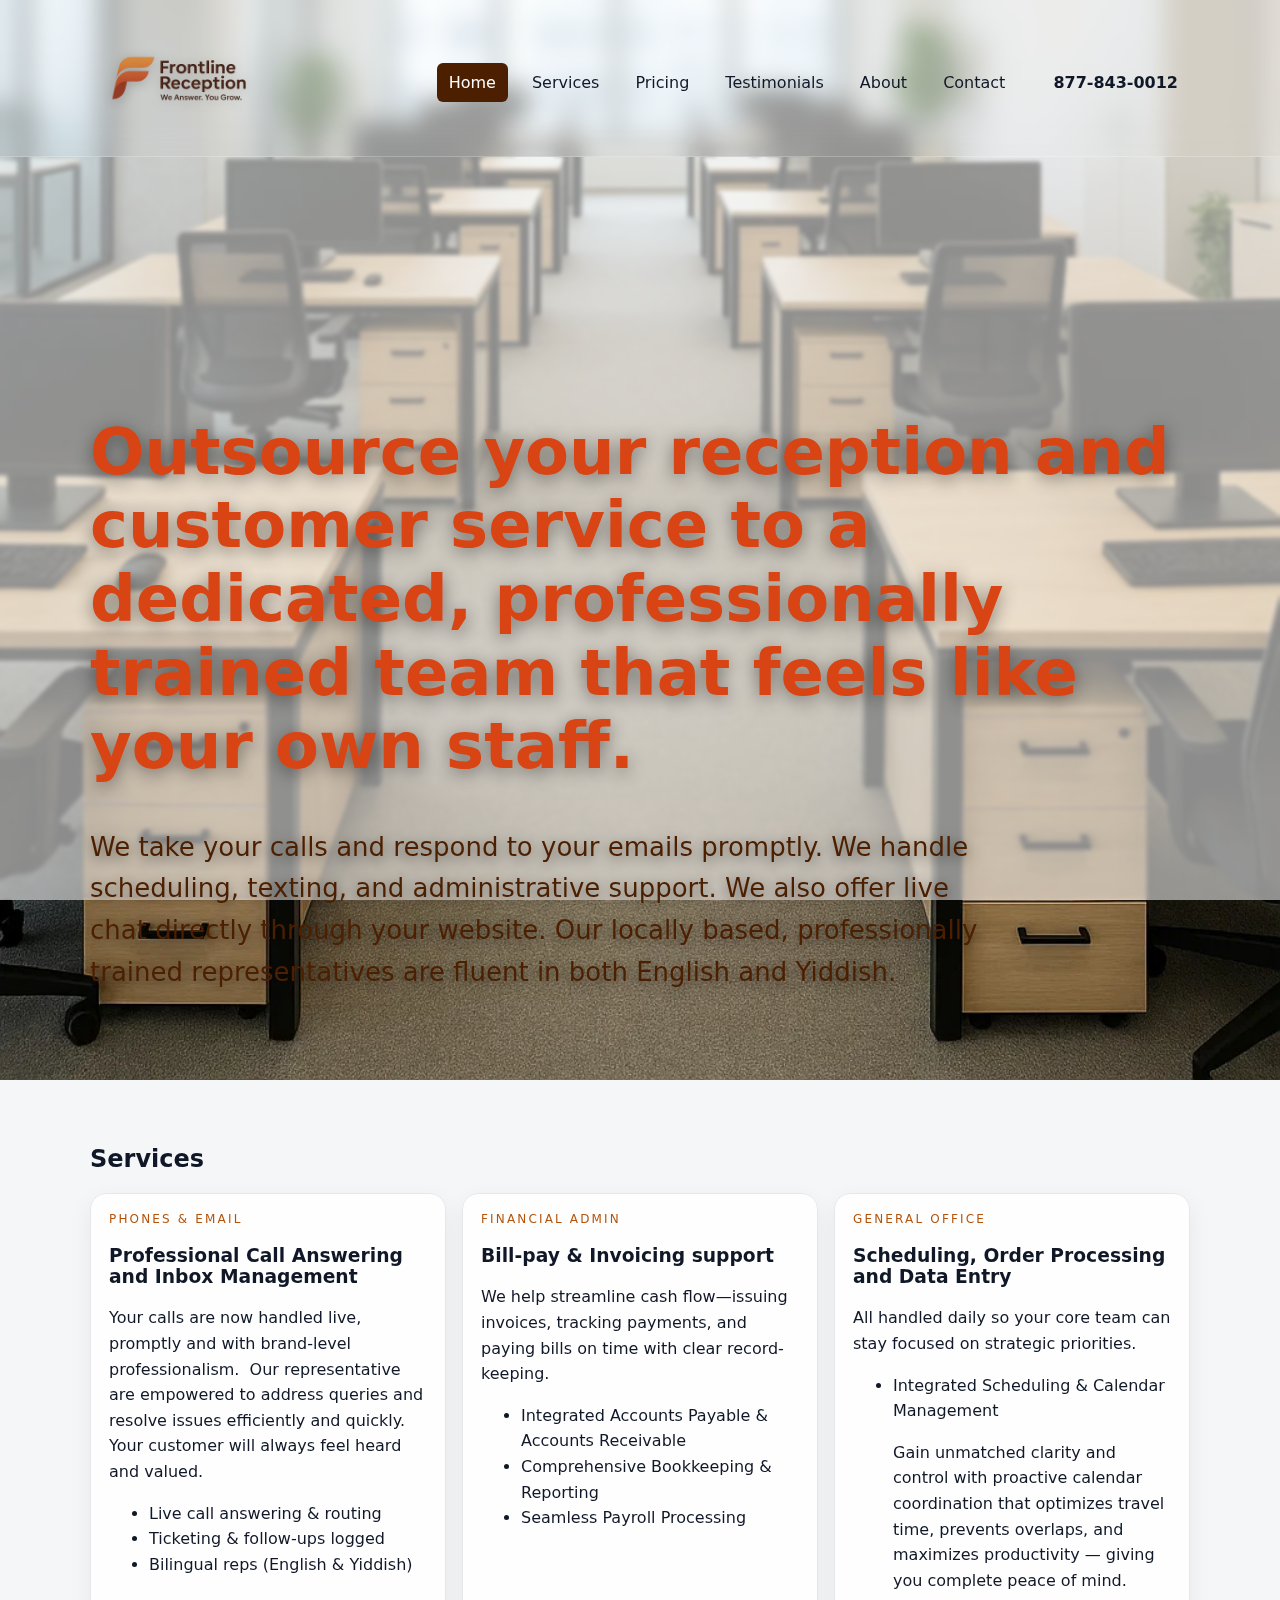
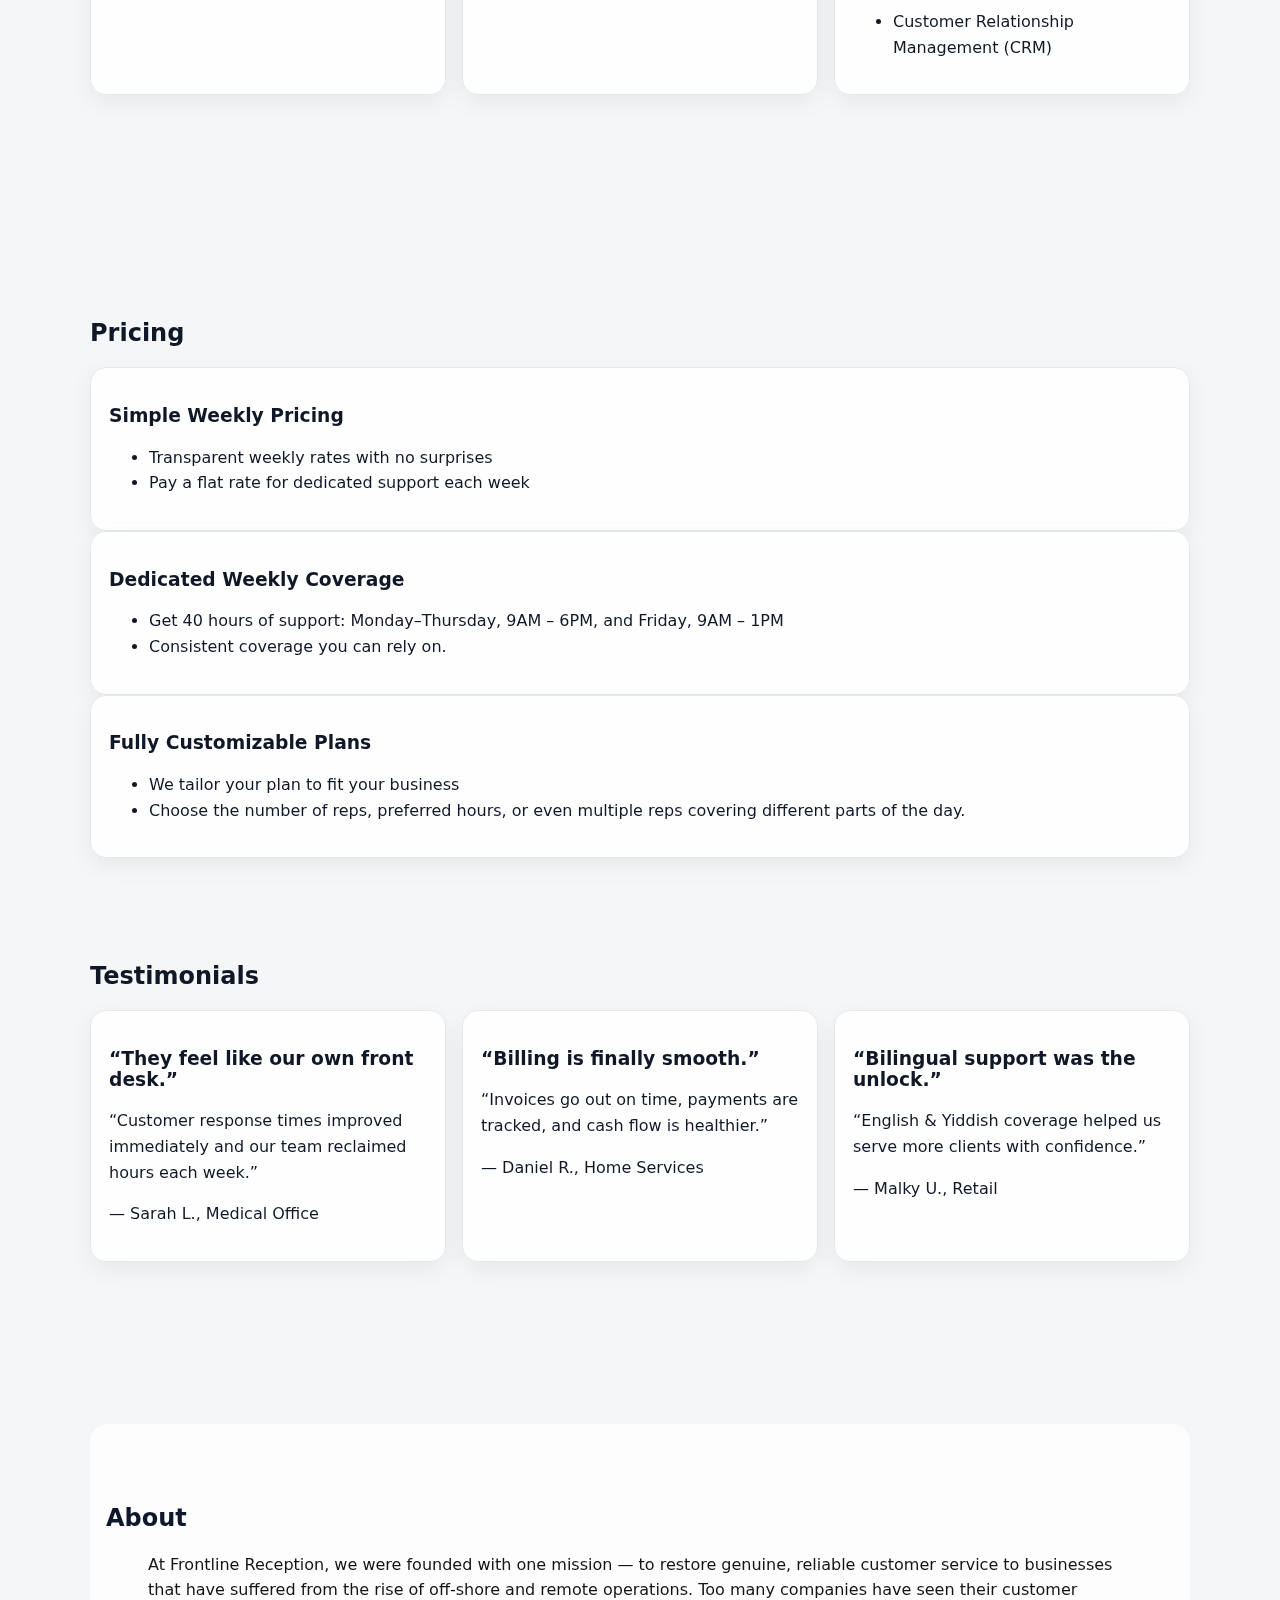
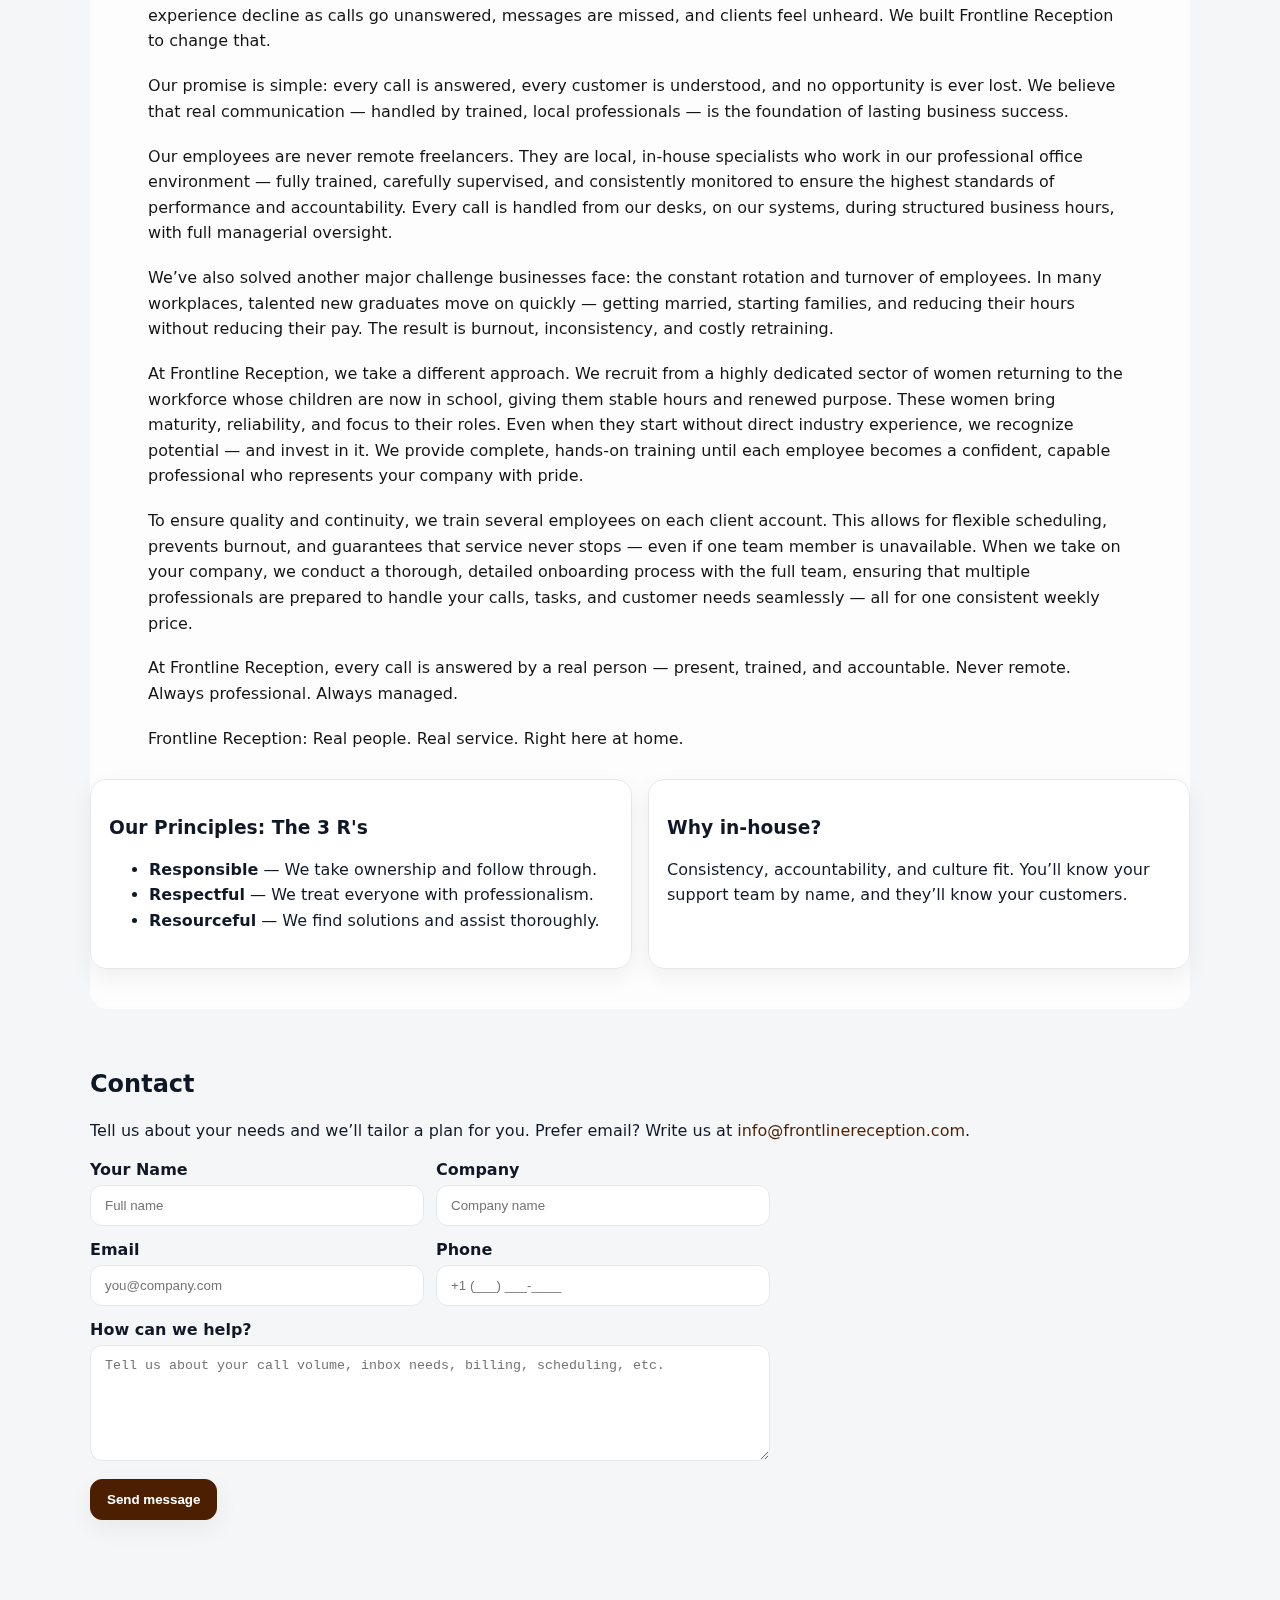
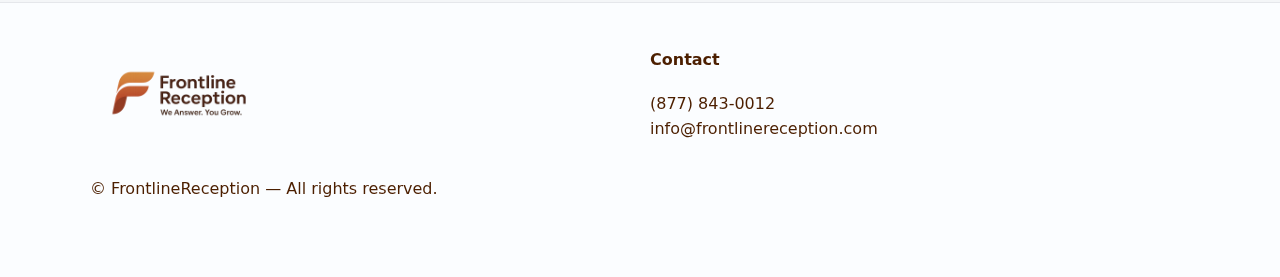
<file: index.html>
<!doctype html>
<html lang="en">
<head>
<meta charset="utf-8">
<meta name="viewport" content="width=device-width, initial-scale=1">
<title>FrontlineReception · Dedicated in-house support</title>
<meta name="description" content="We answer your phones, manage email & admin, and feel like your own in-house team.">
<meta property="og:title" content="FrontlineReception · Dedicated in-house support">
<meta property="og:description" content="We answer your phones, manage email & admin, and feel like your own in-house team.">
<meta property="og:type" content="website">
<meta property="og:image" content="assets/img/og-placeholder.png">
<link rel="icon" href="assets/img/og-placeholder.png">
<link rel="stylesheet" href="assets/css/style.css">


<script defer>
  // Mobile nav toggle (uses your same button)
  function toggleNav(){ document.querySelector('.nav').classList.toggle('open'); }
  // Make nav links close the mobile menu when clicked
  document.addEventListener('click', e => {
    if (e.target.matches('.nav a')) document.querySelector('.nav').classList.remove('open');
  });
  // Highlight current section link on scroll
  document.addEventListener('DOMContentLoaded', () => {
    const links = [...document.querySelectorAll('.nav a[href^="#"]')];
    const map = new Map(links.map(a => [a.getAttribute('href'), a]));
    const obs = new IntersectionObserver((entries) => {
      entries.forEach(entry => {
        const id = `#${entry.target.id}`;
        const link = map.get(id);
        if (!link) return;
        if (entry.isIntersecting) {
          links.forEach(l => l.classList.remove('active'));
          link.classList.add('active');
        }
      });
    }, { rootMargin: `-${parseInt(getComputedStyle(document.documentElement).getPropertyValue('--header-offset'))}px 0px -60% 0px`, threshold: 0.01 });
    document.querySelectorAll('section[id]').forEach(s => obs.observe(s));
  });
</script>

<!-- JSON-LD -->
<script type="application/ld+json">
{
  "@context": "https://schema.org",
  "@type": "Organization",
  "url": "https://frontlinereception.com",
  "telephone": "(718) 307-4611",
  "email": "info@frontlinereception.com",
  "description": "Dedicated in-house support for your customers"
}
</script>
</head>
<body>

<header>
  <div class="container topbar">
    <div class="brand">
      <img src="assets/img/logo.png" alt="FrontlineReception Logo" class="brand-logo">
    </div>
    <nav class="nav">
      <a href="#home" class="active">Home</a>
      <a href="#services">Services</a>
      <a href="#pricing">Pricing</a>
      <a href="#testimonials">Testimonials</a>
      <a href="#about">About</a>
      <a href="#contact">Contact</a>
      <a href="tel:8778430012" class="phone">877-843-0012</a>
    </nav>
    <button class="mobile-toggle" onclick="toggleNav()">Menu ▾</button>
  </div>
</header>

<main class="container">












<!-- HERO section (on the background photo) -->
<section id="home" class="hero hero--on-photo">
  <h1 class="title" style="color:#D84413; font-size:clamp(34px,6vw,64px); font-weight:800; line-height:1.15; text-shadow:0 4px 18px rgba(0,0,0,0.45);">
    Outsource your reception and customer service to a dedicated, professionally trained team that feels like your own staff.
  </h1>
  <p class="subtitle" style="color:#4C1F00; font-size:clamp(18px,2.6vw,26px); font-weight:500; max-width:900px; margin-top:18px; text-shadow:0 3px 14px rgba(0,0,0,0.55);">
    We take your calls and respond to your emails promptly. We handle scheduling, texting, and administrative support. We also offer live chat directly through your website. Our locally based, professionally trained representatives are fluent in both English and Yiddish.
  </p>
</section>

  <!-- SERVICES -->
  <section id="services" class="section">
    <h2>Services</h2>
    <div class="grid cards">
      <div class="card">
        <div class="kicker">Phones & Email</div>
        <h3>Professional Call Answering and Inbox Management</h3>
        <p>Your calls are now handled live, promptly and with brand-level professionalism.  Our representative are empowered to address queries and resolve issues efficiently and quickly.  Your customer will always feel heard and valued.</p>
        <ul class="check">
          <li>Live call answering & routing</li>
          <li>Ticketing & follow-ups logged</li>
          <li>Bilingual reps (English & Yiddish)</li>
        </ul>
      </div>
      <div class="card">
        <div class="kicker">Financial Admin</div>
        <h3>Bill-pay & Invoicing support</h3>
        <p>We help streamline cash flow—issuing invoices, tracking payments, and paying bills on time with clear record-keeping.</p>
       <ul class="check">
          <li>Integrated Accounts Payable & Accounts Receivable</li>
          <li>Comprehensive Bookkeeping & Reporting</li>
          <li>Seamless Payroll Processing</li>
        </ul>
      </div>
      <div class="card">
        <div class="kicker">General Office</div>
        <h3>Scheduling, Order Processing and Data Entry</h3>
        <p>All handled daily so your core team can stay focused on strategic priorities.</p>
        <ul class="check">
          <li>Integrated Scheduling & Calendar Management</li>
          <p>Gain unmatched clarity and control with proactive calendar coordination that optimizes travel time, prevents overlaps, and maximizes productivity — giving you complete peace of mind.</p>
          </ul>
        <ul>
          <li>Customer Relationship Management (CRM)</li>
        </ul>
      </div>
    </div>
  </section>

  <!-- PRICING -->
  <section id="pricing" class="section">
    <h2>Pricing</h2>
    <div class="pricing">
      <div class="card">
        <h3>Simple Weekly Pricing</h3>
        <ul class="check">
          <li>Transparent weekly rates with no surprises</li>
          <li>Pay a flat rate for dedicated support each week</li>
        </ul>
      </div>
      <div class="card">
        <h3>Dedicated Weekly Coverage</h3>
        <ul class="check">
          <li>Get 40 hours of support: Monday–Thursday, 9AM – 6PM, and Friday, 9AM – 1PM</li>
          <li>Consistent coverage you can rely on.</li>
        </ul>
      </div>
      <div class="card">
        <h3>Fully Customizable Plans</h3>
        <ul class="check">
          <li>We tailor your plan to fit your business</li>
          <li>Choose the number of reps, preferred hours, or even multiple reps covering different parts of the day.</li>
        </ul>
      </div>
    </div>
  </section>

  <!-- TESTIMONIALS -->
  <section id="testimonials" class="section">
    <h2>Testimonials</h2>
    <div class="grid cards">
      <div class="card">
        <h3>“They feel like our own front desk.”</h3>
        <p class="note">“Customer response times improved immediately and our team reclaimed hours each week.”</p>
        <p>— Sarah L., Medical Office</p>
      </div>
      <div class="card">
        <h3>“Billing is finally smooth.”</h3>
        <p class="note">“Invoices go out on time, payments are tracked, and cash flow is healthier.”</p>
        <p>— Daniel R., Home Services</p>
      </div>
      <div class="card">
        <h3>“Bilingual support was the unlock.”</h3>
        <p class="note">“English & Yiddish coverage helped us serve more clients with confidence.”</p>
        <p>— Malky U., Retail</p>
      </div>
    </div>
  </section>

  <!-- ABOUT -->
<section id="about" class="section section--about">
  <h2>About</h2>
 <div class="prose">
    <p>At Frontline Reception, we were founded with one mission — to restore genuine, reliable customer service to businesses that have suffered from the rise of off-shore and remote operations. Too many companies have seen their customer experience decline as calls go unanswered, messages are missed, and clients feel unheard. We built Frontline Reception to change that.<p>

    <p>Our promise is simple: every call is answered, every customer is understood, and no opportunity is ever lost. We believe that real communication — handled by trained, local professionals — is the foundation of lasting business success.<p>


    <p>Our employees are never remote freelancers. They are local, in-house specialists who work in our professional office environment — fully trained, carefully supervised, and consistently monitored to ensure the highest standards of performance and accountability. Every call is handled from our desks, on our systems, during structured business hours, with full managerial oversight.<p>


    <p>We’ve also solved another major challenge businesses face: the constant rotation and turnover of employees. In many workplaces, talented new graduates move on quickly — getting married, starting families, and reducing their hours without reducing their pay. The result is burnout, inconsistency, and costly retraining.<p>


    <p>At Frontline Reception, we take a different approach. We recruit from a highly dedicated sector of women returning to the workforce whose children are now in school, giving them stable hours and renewed purpose. These women bring maturity, reliability, and focus to their roles. Even when they start without direct industry experience, we recognize potential — and invest in it. We provide complete, hands-on training until each employee becomes a confident, capable professional who represents your company with pride.<p>


    <p>To ensure quality and continuity, we train several employees on each client account. This allows for flexible scheduling, prevents burnout, and guarantees that service never stops — even if one team member is unavailable. When we take on your company, we conduct a thorough, detailed onboarding process with the full team, ensuring that multiple professionals are prepared to handle your calls, tasks, and customer needs seamlessly — all for one consistent weekly price.<p>


    <p>At Frontline Reception, every call is answered by a real person — present, trained, and accountable. Never remote. Always professional. Always managed.<p>


    <p>Frontline Reception: Real people. Real service. Right here at home.</p>
</div>
    <div class="grid cards">
      <div class="card">
        <h3>Our Principles: The 3 R's</h3>
        <ul class="check">
          <li><strong>Responsible</strong> — We take ownership and follow through.</li>
          <li><strong>Respectful</strong> — We treat everyone with professionalism.</li>
          <li><strong>Resourceful</strong> — We find solutions and assist thoroughly.</li>
        </ul>
      </div>
      <div class="card">
        <h3>Why in-house?</h3>
        <p>Consistency, accountability, and culture fit. You’ll know your support team by name, and they’ll know your customers.</p>
      </div>
    </div>
  </section>

  <!-- CONTACT -->
  <section id="contact" class="section">
    <h2>Contact</h2>
    <p>Tell us about your needs and we’ll tailor a plan for you. Prefer email? Write us at
      <a href="mailto:info@frontlinereception.com">info@frontlinereception.com</a>.
    </p>

    <form class="form" method="POST" action="https://formsubmit.co/thefrontlinereception@gmail.com">
      <input type="hidden" name="_captcha" value="false">
      <input type="hidden" name="_subject" value="New inquiry from FrontlineReception website">
      <div class="row">
        <div>
          <label>Your Name</label>
          <input name="name" placeholder="Full name" required>
        </div>
        <div>
          <label>Company</label>
          <input name="company" placeholder="Company name">
        </div>
      </div>
      <div class="row">
        <div>
          <label>Email</label>
          <input type="email" name="email" placeholder="you@company.com" required>
        </div>
        <div>
          <label>Phone</label>
          <input name="phone" placeholder="+1 (___) ___-____">
        </div>
      </div>
      <div>
        <label>How can we help?</label>
        <textarea name="message" rows="6" placeholder="Tell us about your call volume, inbox needs, billing, scheduling, etc." required></textarea>
      </div>
      <div>
        <button class="btn" type="submit">Send message</button>
      </div>
    </form>
  </section>

</main>

<footer class="footer">
  <div class="container">
    <div class="cols">
      <div class="brand hpair">
        <img src="assets/img/logo.png" alt="FrontlineReception Logo" class="brand-logo">
      
      </div>
      <div>
        <h4>Contact</h4>
        <p class="note">
          <a href="tel:+18778430012">(877) 843-0012</a><br>
          <a href="mailto:info@frontlinereception.com">info@frontlinereception.com</a><br>
         
        </p>
      </div>
    </div>
    <p class="note" style="margin-top:18px;">© FrontlineReception — All rights reserved.</p>
  </div>
</footer>

</body>
</html>
</file>
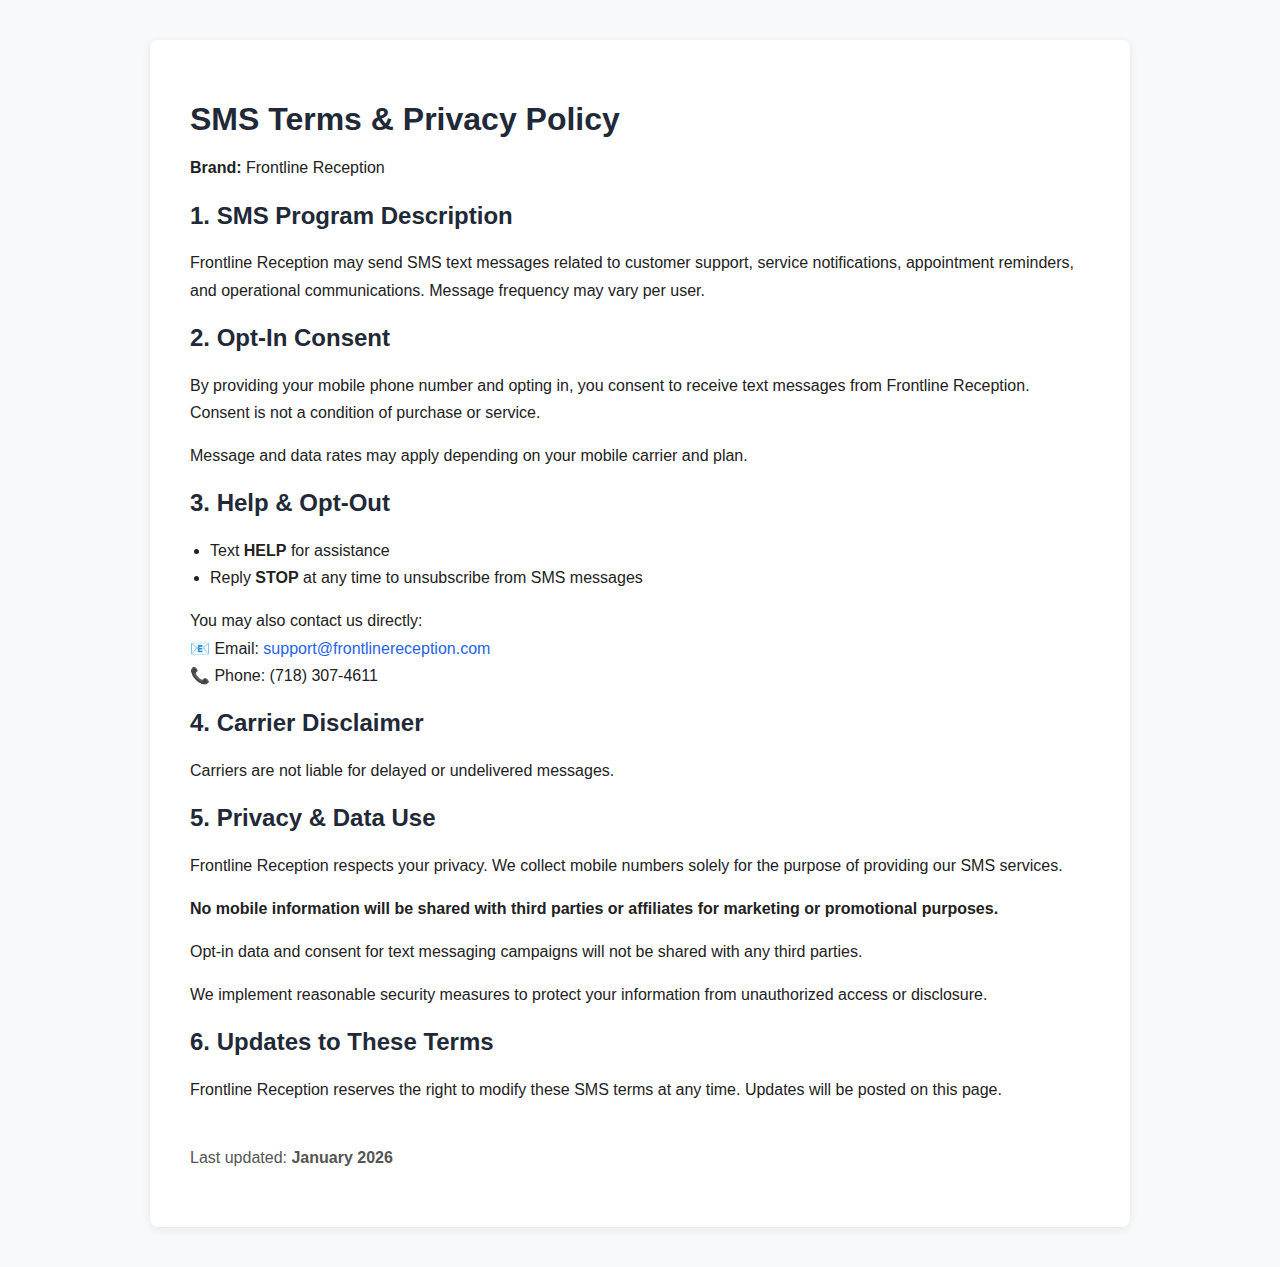
<file: txt/index.html>
<!DOCTYPE html>
<html lang="en">
<head>
  <meta charset="UTF-8" />
  <title>SMS Terms & Privacy | Frontline Reception</title>
  <meta name="viewport" content="width=device-width, initial-scale=1.0" />
  <meta name="robots" content="index, follow" />

  <style>
    body {
      font-family: Arial, Helvetica, sans-serif;
      background: #f8f9fb;
      color: #222;
      margin: 0;
      padding: 0;
    }
    .container {
      max-width: 900px;
      margin: 40px auto;
      background: #ffffff;
      padding: 40px;
      border-radius: 8px;
      box-shadow: 0 2px 10px rgba(0,0,0,0.08);
    }
    h1, h2 {
      color: #1f2937;
    }
    h1 {
      margin-bottom: 10px;
    }
    p, li {
      line-height: 1.7;
      font-size: 16px;
    }
    ul {
      padding-left: 20px;
    }
    a {
      color: #2563eb;
      text-decoration: none;
    }
    a:hover {
      text-decoration: underline;
    }
    .footer {
      margin-top: 40px;
      font-size: 14px;
      color: #555;
    }
  </style>
</head>

<body>
  <div class="container">
    <h1>SMS Terms & Privacy Policy</h1>
    <p><strong>Brand:</strong> Frontline Reception</p>

    <h2>1. SMS Program Description</h2>
    <p>
      Frontline Reception may send SMS text messages related to customer support,
      service notifications, appointment reminders, and operational communications.
      Message frequency may vary per user.
    </p>

    <h2>2. Opt-In Consent</h2>
    <p>
      By providing your mobile phone number and opting in, you consent to receive
      text messages from Frontline Reception. Consent is not a condition of purchase
      or service.
    </p>

    <p>
      Message and data rates may apply depending on your mobile carrier and plan.
    </p>

    <h2>3. Help & Opt-Out</h2>
    <ul>
      <li>Text <strong>HELP</strong> for assistance</li>
      <li>Reply <strong>STOP</strong> at any time to unsubscribe from SMS messages</li>
    </ul>

    <p>
      You may also contact us directly:
      <br />
      📧 Email: <a href="mailto:support@frontlinereception.com">support@frontlinereception.com</a>
      <br />
      📞 Phone: (718) 307-4611
    </p>

    <h2>4. Carrier Disclaimer</h2>
    <p>
      Carriers are not liable for delayed or undelivered messages.
    </p>

    <h2>5. Privacy & Data Use</h2>
    <p>
      Frontline Reception respects your privacy. We collect mobile numbers solely
      for the purpose of providing our SMS services.
    </p>

    <p>
      <strong>
        No mobile information will be shared with third parties or affiliates for
        marketing or promotional purposes.
      </strong>
    </p>

    <p>
      Opt-in data and consent for text messaging campaigns will not be shared with
      any third parties.
    </p>

    <p>
      We implement reasonable security measures to protect your information from
      unauthorized access or disclosure.
    </p>

    <h2>6. Updates to These Terms</h2>
    <p>
      Frontline Reception reserves the right to modify these SMS terms at any time.
      Updates will be posted on this page.
    </p>

    <div class="footer">
      <p>Last updated: <strong>January 2026</strong></p>
    </div>
  </div>
</body>

</html>
</file>
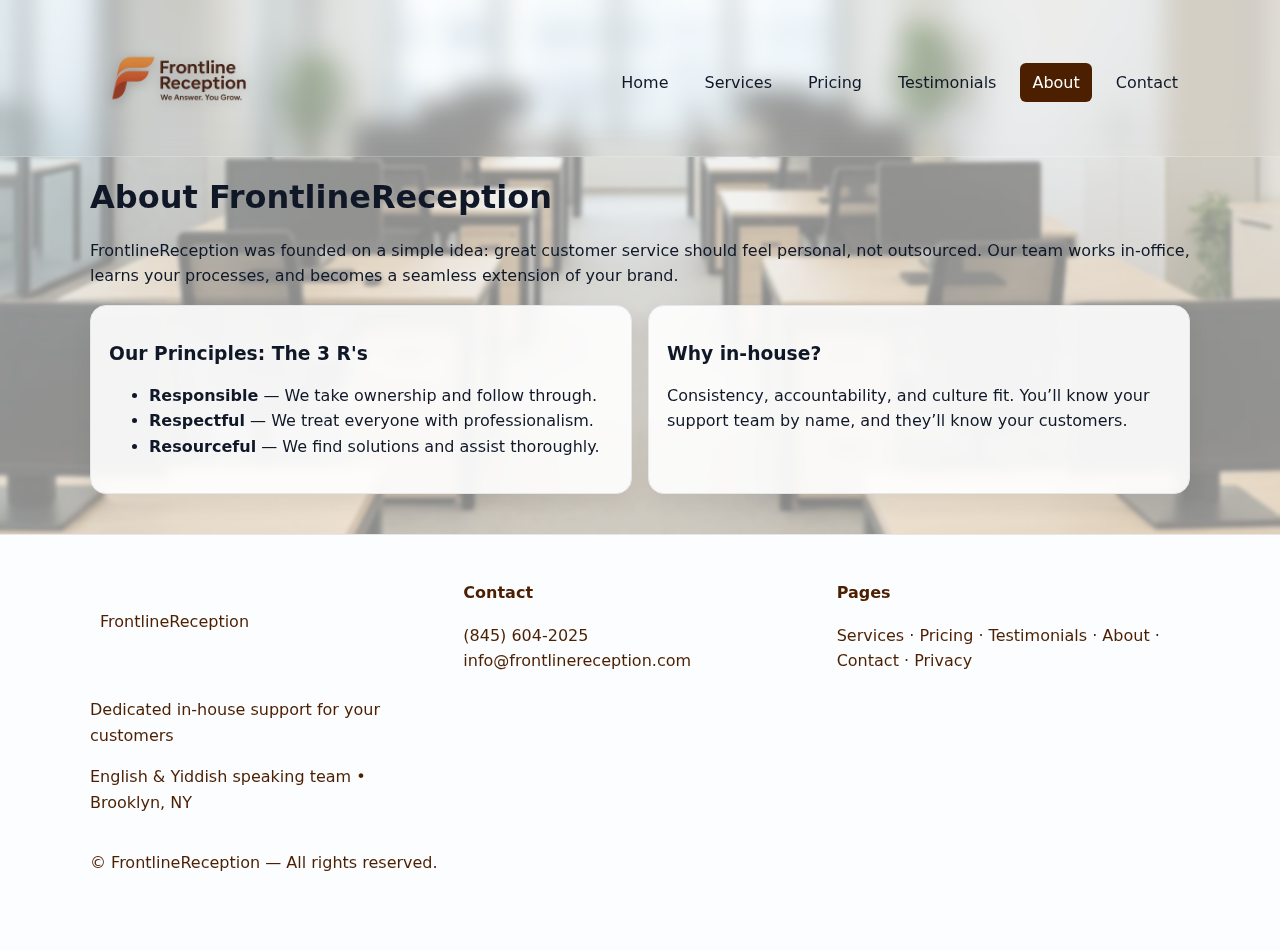
<file: about.html>
<!doctype html>
<html lang="en">
<head>
<meta charset="utf-8">
<meta name="viewport" content="width=device-width, initial-scale=1">
<title>About · FrontlineReception</title>
<meta name="description" content="We provide dedicated, in‑house customer service & admin support.">
<meta property="og:title" content="About · FrontlineReception">
<meta property="og:description" content="We provide dedicated, in‑house customer service & admin support.">
<meta property="og:type" content="website">
<meta property="og:image" content="assets/img/og-placeholder.png">
<link rel="icon" href="assets/img/og-placeholder.png">
<link rel="stylesheet" href="assets/css/style.css">
<script defer src="assets/js/main.js"></script>
<script type="application/ld+json">
{"@context": "https://schema.org", "@type": "Organization", "name": "FrontlineReception", "url": "https://frontlinereception.com", "telephone": "(845) 604-2025", "email": "info@frontlinereception.com", "address": {"@type": "PostalAddress", "addressLocality": "Brooklyn, NY"}, "description": "Dedicated in\u2011house support for your customers"}
</script>
</head>
<body>
<header>
  <div class="container topbar">
    <div class="brand"><img src="assets/img/logo.png" alt="FrontlineReception Logo" class="brand-logo" /></div>
    <nav class="nav">
      <a href="index.html">Home</a>
      <a href="services.html">Services</a>
      <a href="pricing.html">Pricing</a>
      <a href="testimonials.html">Testimonials</a>
      <a href="about.html">About</a>
      <a href="contact.html">Contact</a>
    </nav>
    <button class="mobile-toggle" onclick="toggleNav()">Menu ▾</button>
  </div>
</header>
<main class="container">

<h1>About FrontlineReception</h1>
<p>FrontlineReception was founded on a simple idea: great customer service should feel personal, not outsourced. Our team works in‑office, learns your processes, and becomes a seamless extension of your brand.</p>

<div class="grid cards">
  <div class="card">
    <h3>Our Principles: The 3 R's</h3>
    <ul class="check">
      <li><strong>Responsible</strong> — We take ownership and follow through.</li>
      <li><strong>Respectful</strong> — We treat everyone with professionalism.</li>
      <li><strong>Resourceful</strong> — We find solutions and assist thoroughly.</li>
    </ul>
  </div>
  <div class="card">
    <h3>Why in‑house?</h3>
    <p>Consistency, accountability, and culture fit. You’ll know your support team by name, and they’ll know your customers.</p>
  </div>
</div>

</main>
<footer class="footer">
  <div class="container">
    <div class="cols">
      <div>
        <div class="brand hpair"><div class="brand-logo"></div><div>FrontlineReception</div></div>
        <p class="note">Dedicated in‑house support for your customers</p>
        <p class="note">English & Yiddish speaking team • Brooklyn, NY</p>
      </div>
      <div>
        <h4>Contact</h4>
        <p class="note"><a href="tel:+8456042025">(845) 604‑2025</a><br>
        <a href="mailto:info@frontlinereception.com">info@frontlinereception.com</a></p>
      </div>
      <div>
        <h4>Pages</h4>
        <p class="note"><a href="services.html">Services</a> · <a href="pricing.html">Pricing</a> · <a href="testimonials.html">Testimonials</a> · <a href="about.html">About</a> · <a href="contact.html">Contact</a> · <a href="privacy.html">Privacy</a></p>
      </div>
    </div>
    <p class="note" style="margin-top:18px;">© FrontlineReception — All rights reserved.</p>
  </div>
</footer>
</body>
</html>
</file>
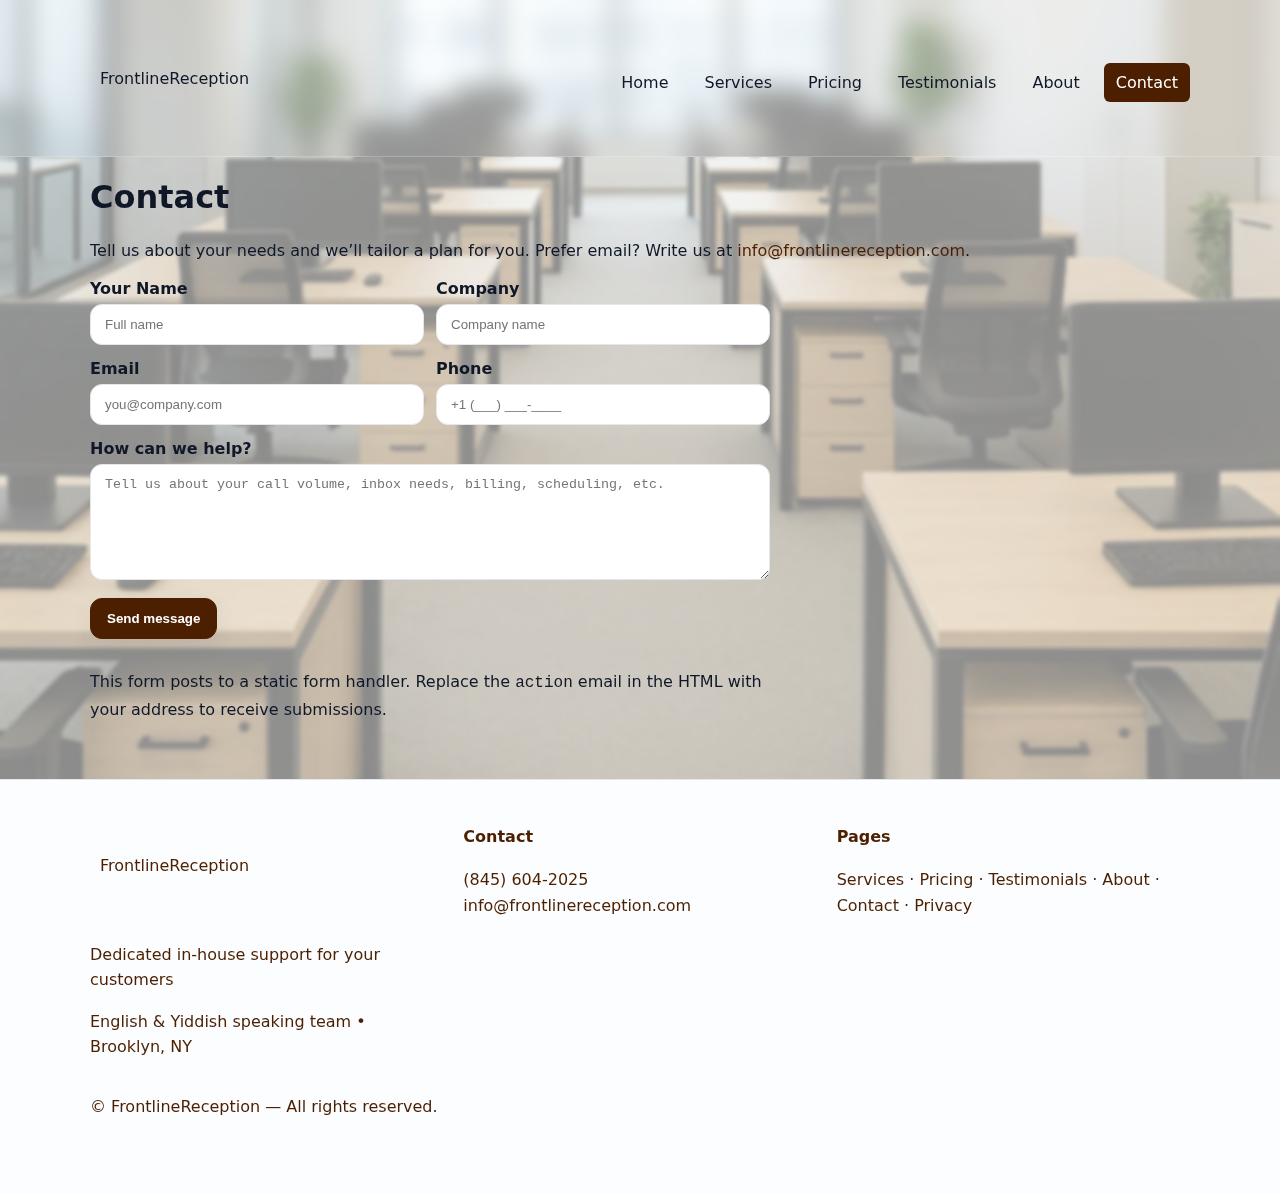
<file: contact.html>
<!doctype html>
<html lang="en">
<head>
<meta charset="utf-8">
<meta name="viewport" content="width=device-width, initial-scale=1">
<title>Contact · FrontlineReception</title>
<meta name="description" content="Book a quick intro call or send us a message.">
<meta property="og:title" content="Contact · FrontlineReception">
<meta property="og:description" content="Book a quick intro call or send us a message.">
<meta property="og:type" content="website">
<meta property="og:image" content="assets/img/og-placeholder.png">
<link rel="icon" href="assets/img/og-placeholder.png">
<link rel="stylesheet" href="assets/css/style.css">
<script defer src="assets/js/main.js"></script>
<script type="application/ld+json">
{"@context": "https://schema.org", "@type": "Organization", "name": "FrontlineReception", "url": "https://frontlinereception.com", "telephone": "(845) 604-2025", "email": "info@frontlinereception.com", "address": {"@type": "PostalAddress", "addressLocality": "Brooklyn, NY"}, "description": "Dedicated in\u2011house support for your customers"}
</script>
</head>
<body>
<header>
  <div class="container topbar">
    <div class="brand"><div class="brand-logo"></div> <div>FrontlineReception</div></div>
    <nav class="nav">
      <a href="index.html">Home</a>
      <a href="services.html">Services</a>
      <a href="pricing.html">Pricing</a>
      <a href="testimonials.html">Testimonials</a>
      <a href="about.html">About</a>
      <a href="contact.html">Contact</a>
    </nav>
    <button class="mobile-toggle" onclick="toggleNav()">Menu ▾</button>
  </div>
</header>
<main class="container">

<h1>Contact</h1>
<p>Tell us about your needs and we’ll tailor a plan for you. Prefer email? Write us at <a href="mailto:info@frontlinereception.com">info@frontlinereception.com</a>.</p>

<form class="form" method="POST" action="https://formsubmit.co/REPLACE_WITH_YOUR_EMAIL">
  <input type="hidden" name="_captcha" value="false">
  <input type="hidden" name="_subject" value="New inquiry from FrontlineReception website">
  <div class="row">
    <div>
      <label>Your Name</label>
      <input name="name" placeholder="Full name" required>
    </div>
    <div>
      <label>Company</label>
      <input name="company" placeholder="Company name">
    </div>
  </div>
  <div class="row">
    <div>
      <label>Email</label>
      <input type="email" name="email" placeholder="you@company.com" required>
    </div>
    <div>
      <label>Phone</label>
      <input name="phone" placeholder="+1 (___) ___‑____">
    </div>
  </div>
  <div>
    <label>How can we help?</label>
    <textarea name="message" rows="6" placeholder="Tell us about your call volume, inbox needs, billing, scheduling, etc." required></textarea>
  </div>
  <div>
    <button class="btn" type="submit">Send message</button>
  </div>
  <p class="note">This form posts to a static form handler. Replace the <code>action</code> email in the HTML with your address to receive submissions.</p>
</form>

</main>
<footer class="footer">
  <div class="container">
    <div class="cols">
      <div>
        <div class="brand hpair"><div class="brand-logo"></div><div>FrontlineReception</div></div>
        <p class="note">Dedicated in‑house support for your customers</p>
        <p class="note">English & Yiddish speaking team • Brooklyn, NY</p>
      </div>
      <div>
        <h4>Contact</h4>
        <p class="note"><a href="tel:+8456042025">(845) 604‑2025</a><br>
        <a href="mailto:info@frontlinereception.com">info@frontlinereception.com</a></p>
      </div>
      <div>
        <h4>Pages</h4>
        <p class="note"><a href="services.html">Services</a> · <a href="pricing.html">Pricing</a> · <a href="testimonials.html">Testimonials</a> · <a href="about.html">About</a> · <a href="contact.html">Contact</a> · <a href="privacy.html">Privacy</a></p>
      </div>
    </div>
    <p class="note" style="margin-top:18px;">© FrontlineReception — All rights reserved.</p>
  </div>
</footer>
</body>
</html>
</file>
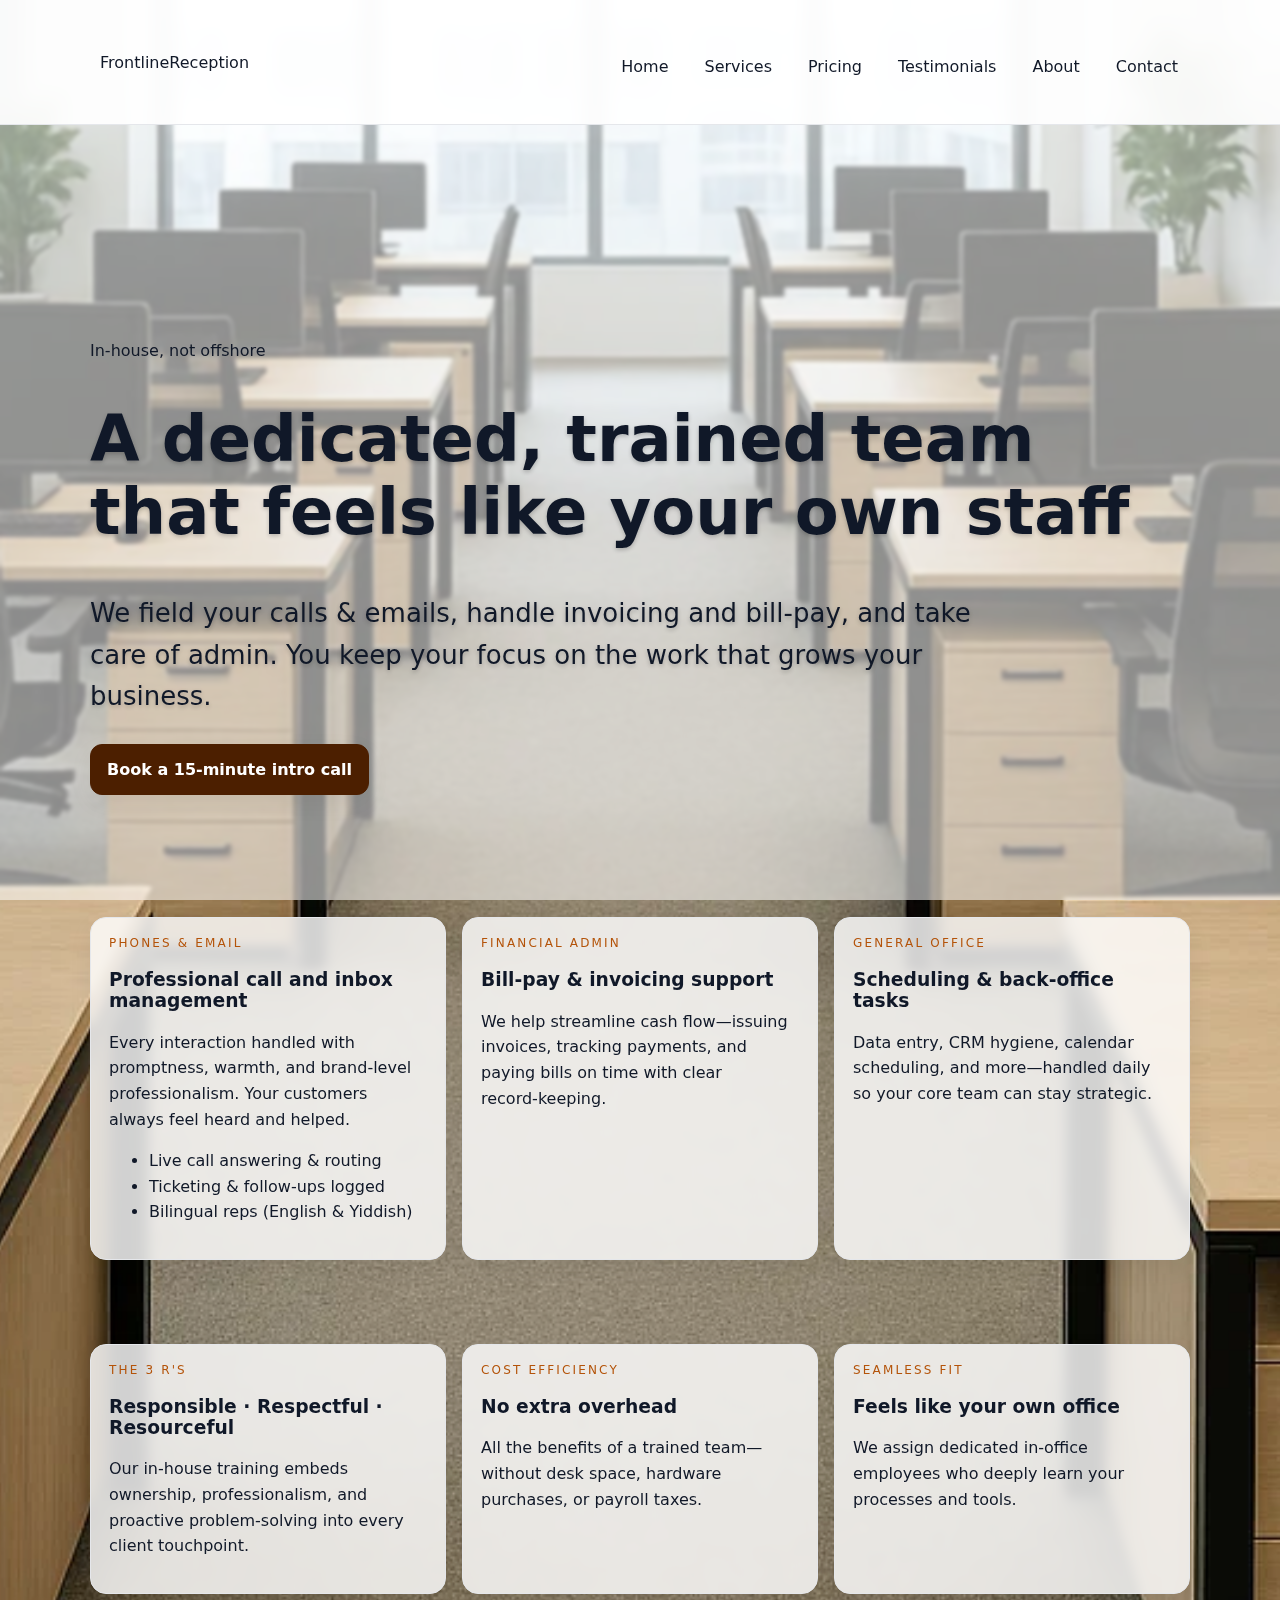
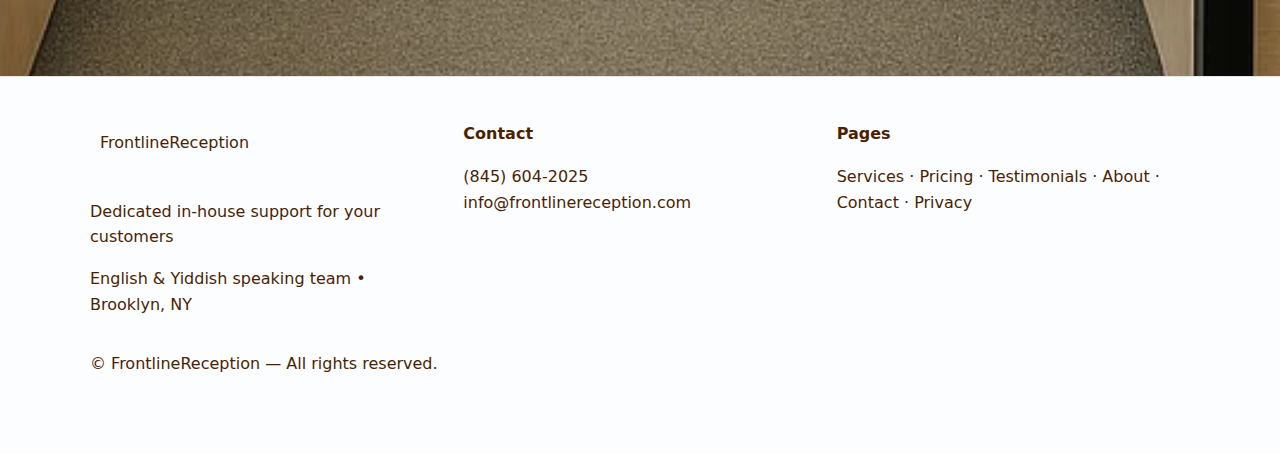
<file: index-gradient.html>
<!doctype html>
<html lang="en">
<head>
<meta charset="utf-8">
<meta name="viewport" content="width=device-width, initial-scale=1">
<title>Dedicated in‑house support · FrontlineReception</title>
<meta name="description" content="We answer your phones and manage admin so you can focus on growth.">
<meta property="og:title" content="Dedicated in‑house support · FrontlineReception">
<meta property="og:description" content="We answer your phones and manage admin so you can focus on growth.">
<meta property="og:type" content="website">
<meta property="og:image" content="assets/img/og-placeholder.png">
<link rel="icon" href="assets/img/og-placeholder.png">
<link rel="stylesheet" href="assets/css/style.css">
<script defer src="assets/js/main.js"></script>
<script type="application/ld+json">
{"@context": "https://schema.org", "@type": "Organization", "name": "FrontlineReception", "url": "https://frontlinereception.com", "telephone": "(917) 753-9554", "email": "info@frontlinereception.com", "address": {"@type": "PostalAddress", "addressLocality": "Brooklyn, NY"}, "description": "Dedicated in\u2011house support for your customers"}
</script>
<link rel="stylesheet" href="assets/css/option-gradient.css">
</head>
<body class="gradient-bg gradient-overlay">
<header>
  <div class="container topbar">
    <div class="brand"><div class="brand-logo"></div> <div>FrontlineReception</div></div>
    <nav class="nav">
      <a href="index.html">Home</a>
      <a href="services.html">Services</a>
      <a href="pricing.html">Pricing</a>
      <a href="testimonials.html">Testimonials</a>
      <a href="about.html">About</a>
      <a href="contact.html">Contact</a>
    </nav>
    <button class="mobile-toggle" onclick="toggleNav()">Menu ▾</button>
  </div>
</header>
<main class="container">

<section class="hero">
  <span class="badge">In‑house, not offshore</span>
  <h1 class="title">A dedicated, trained team that feels like your own staff</h1>
  <p class="subtitle">We field your calls & emails, handle invoicing and bill‑pay, and take care of admin. You keep your focus on the work that grows your business.</p>
  <p style="margin-top:18px;"><a class="btn" href="contact.html">Book a 15‑minute intro call</a></p>
</section>

<section class="section grid cards">
  <div class="card">
    <div class="kicker">Phones & Email</div>
    <h3>Professional call and inbox management</h3>
    <p>Every interaction handled with promptness, warmth, and brand‑level professionalism. Your customers always feel heard and helped.</p>
    <ul class="check">
      <li>Live call answering & routing</li>
      <li>Ticketing & follow‑ups logged</li>
      <li>Bilingual reps (English & Yiddish)</li>
    </ul>
  </div>
  <div class="card">
    <div class="kicker">Financial Admin</div>
    <h3>Bill‑pay & invoicing support</h3>
    <p>We help streamline cash flow—issuing invoices, tracking payments, and paying bills on time with clear record‑keeping.</p>
  </div>
  <div class="card">
    <div class="kicker">General Office</div>
    <h3>Scheduling & back‑office tasks</h3>
    <p>Data entry, CRM hygiene, calendar scheduling, and more—handled daily so your core team can stay strategic.</p>
  </div>
</section>

<section class="section grid cards">
  <div class="card">
    <div class="kicker">The 3 R's</div>
    <h3>Responsible · Respectful · Resourceful</h3>
    <p>Our in‑house training embeds ownership, professionalism, and proactive problem‑solving into every client touchpoint.</p>
  </div>
  <div class="card">
    <div class="kicker">Cost Efficiency</div>
    <h3>No extra overhead</h3>
    <p>All the benefits of a trained team—without desk space, hardware purchases, or payroll taxes.</p>
  </div>
  <div class="card">
    <div class="kicker">Seamless Fit</div>
    <h3>Feels like your own office</h3>
    <p>We assign dedicated in‑office employees who deeply learn your processes and tools.</p>
  </div>
</section>

</main>
<footer class="footer">
  <div class="container">
    <div class="cols">
      <div>
        <div class="brand hpair"><div class="brand-logo"></div><div>FrontlineReception</div></div>
        <p class="note">Dedicated in‑house support for your customers</p>
        <p class="note">English & Yiddish speaking team • Brooklyn, NY</p>
      </div>
      <div>
        <h4>Contact</h4>
        <p class="note"><a href="tel:+19177539554">(845) 604‑2025</a><br>
        <a href="mailto:info@frontlinereception.com">info@frontlinereception.com</a></p>
      </div>
      <div>
        <h4>Pages</h4>
        <p class="note"><a href="services.html">Services</a> · <a href="pricing.html">Pricing</a> · <a href="testimonials.html">Testimonials</a> · <a href="about.html">About</a> · <a href="contact.html">Contact</a> · <a href="privacy.html">Privacy</a></p>
      </div>
    </div>
    <p class="note" style="margin-top:18px;">© FrontlineReception — All rights reserved.</p>
  </div>
</footer>
</body>
</html>
</file>
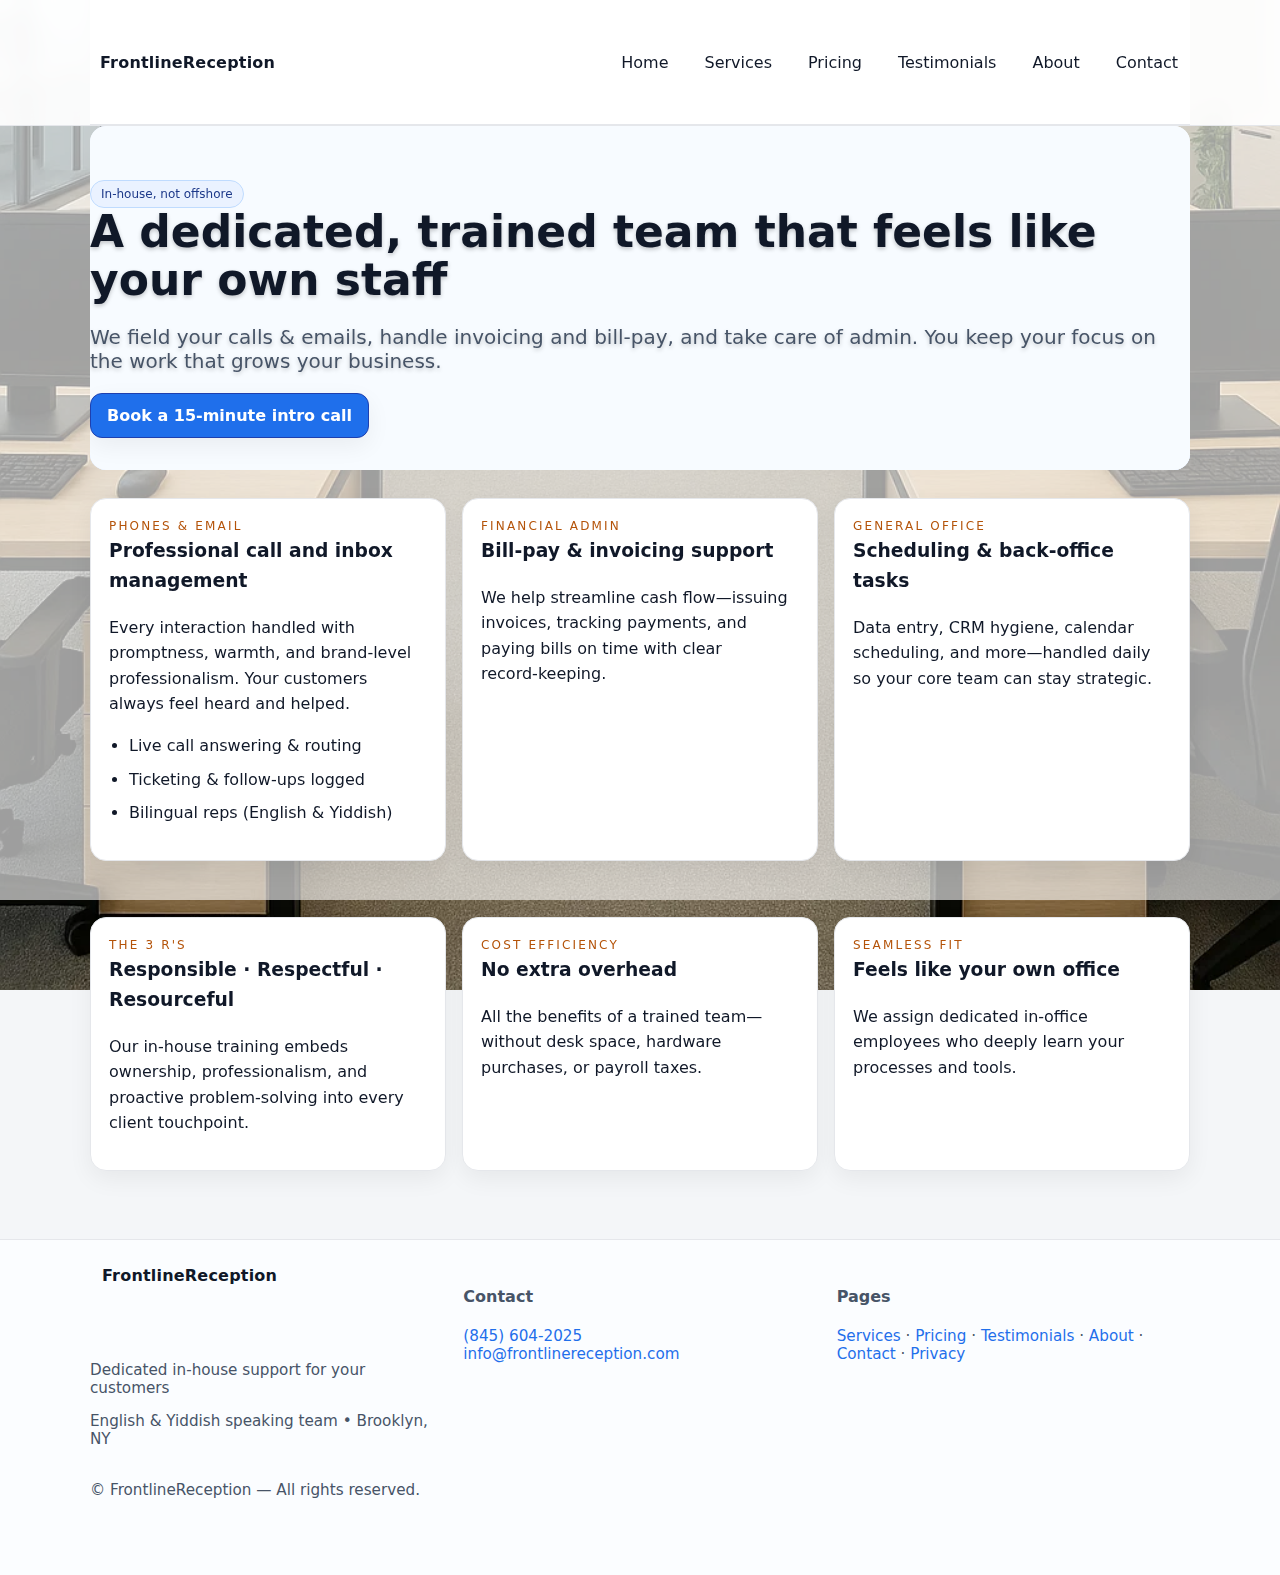
<file: index-waves.html>
<!doctype html>
<html lang="en">
<head>
<meta charset="utf-8">
<meta name="viewport" content="width=device-width, initial-scale=1">
<title>Dedicated in‑house support · FrontlineReception</title>
<meta name="description" content="We answer your phones and manage admin so you can focus on growth.">
<meta property="og:title" content="Dedicated in‑house support · FrontlineReception">
<meta property="og:description" content="We answer your phones and manage admin so you can focus on growth.">
<meta property="og:type" content="website">
<meta property="og:image" content="assets/img/og-placeholder.png">
<link rel="icon" href="assets/img/og-placeholder.png">
<link rel="stylesheet" href="assets/css/style-waves-base.css">
<script defer src="assets/js/main.js"></script>
<script type="application/ld+json">
{"@context": "https://schema.org", "@type": "Organization", "name": "FrontlineReception", "url": "https://frontlinereception.com", "telephone": "(917) 753-9554", "email": "info@frontlinereception.com", "address": {"@type": "PostalAddress", "addressLocality": "Brooklyn, NY"}, "description": "Dedicated in\u2011house support for your customers"}
</script>
<link rel="stylesheet" href="assets/css/option-waves.css">
</head>
<body>
<header>
  <div class="container topbar">
    <div class="brand"><div class="brand-logo"></div> <div>FrontlineReception</div></div>
    <nav class="nav">
      <a href="index.html">Home</a>
      <a href="services.html">Services</a>
      <a href="pricing.html">Pricing</a>
      <a href="testimonials.html">Testimonials</a>
      <a href="about.html">About</a>
      <a href="contact.html">Contact</a>
    </nav>
    <button class="mobile-toggle" onclick="toggleNav()">Menu ▾</button>
  </div>
</header>
<main class="container">

<section class="hero">
  <span class="badge">In‑house, not offshore</span>
  <h1 class="title">A dedicated, trained team that feels like your own staff</h1>
  <p class="subtitle">We field your calls & emails, handle invoicing and bill‑pay, and take care of admin. You keep your focus on the work that grows your business.</p>
  <p style="margin-top:18px;"><a class="btn" href="contact.html">Book a 15‑minute intro call</a></p>
</section>

<section class="section grid cards">
  <div class="card">
    <div class="kicker">Phones & Email</div>
    <h3>Professional call and inbox management</h3>
    <p>Every interaction handled with promptness, warmth, and brand‑level professionalism. Your customers always feel heard and helped.</p>
    <ul class="check">
      <li>Live call answering & routing</li>
      <li>Ticketing & follow‑ups logged</li>
      <li>Bilingual reps (English & Yiddish)</li>
    </ul>
  </div>
  <div class="card">
    <div class="kicker">Financial Admin</div>
    <h3>Bill‑pay & invoicing support</h3>
    <p>We help streamline cash flow—issuing invoices, tracking payments, and paying bills on time with clear record‑keeping.</p>
  </div>
  <div class="card">
    <div class="kicker">General Office</div>
    <h3>Scheduling & back‑office tasks</h3>
    <p>Data entry, CRM hygiene, calendar scheduling, and more—handled daily so your core team can stay strategic.</p>
  </div>
</section>

<section class="section grid cards">
  <div class="card">
    <div class="kicker">The 3 R's</div>
    <h3>Responsible · Respectful · Resourceful</h3>
    <p>Our in‑house training embeds ownership, professionalism, and proactive problem‑solving into every client touchpoint.</p>
  </div>
  <div class="card">
    <div class="kicker">Cost Efficiency</div>
    <h3>No extra overhead</h3>
    <p>All the benefits of a trained team—without desk space, hardware purchases, or payroll taxes.</p>
  </div>
  <div class="card">
    <div class="kicker">Seamless Fit</div>
    <h3>Feels like your own office</h3>
    <p>We assign dedicated in‑office employees who deeply learn your processes and tools.</p>
  </div>
</section>


</main>
<footer class="footer">
  <div class="container">
    <div class="cols">
      <div>
        <div class="brand hpair"><div class="brand-logo"></div><div>FrontlineReception</div></div>
        <p class="note">Dedicated in‑house support for your customers</p>
        <p class="note">English & Yiddish speaking team • Brooklyn, NY</p>
      </div>
      <div>
        <h4>Contact</h4>
        <p class="note"><a href="tel:+19177539554">(845) 604‑2025</a><br>
        <a href="mailto:info@frontlinereception.com">info@frontlinereception.com</a></p>
      </div>
      <div>
        <h4>Pages</h4>
        <p class="note"><a href="services.html">Services</a> · <a href="pricing.html">Pricing</a> · <a href="testimonials.html">Testimonials</a> · <a href="about.html">About</a> · <a href="contact.html">Contact</a> · <a href="privacy.html">Privacy</a></p>
      </div>
    </div>
    <p class="note" style="margin-top:18px;">© FrontlineReception — All rights reserved.</p>
  </div>
</footer>
</body>
</html>
</file>
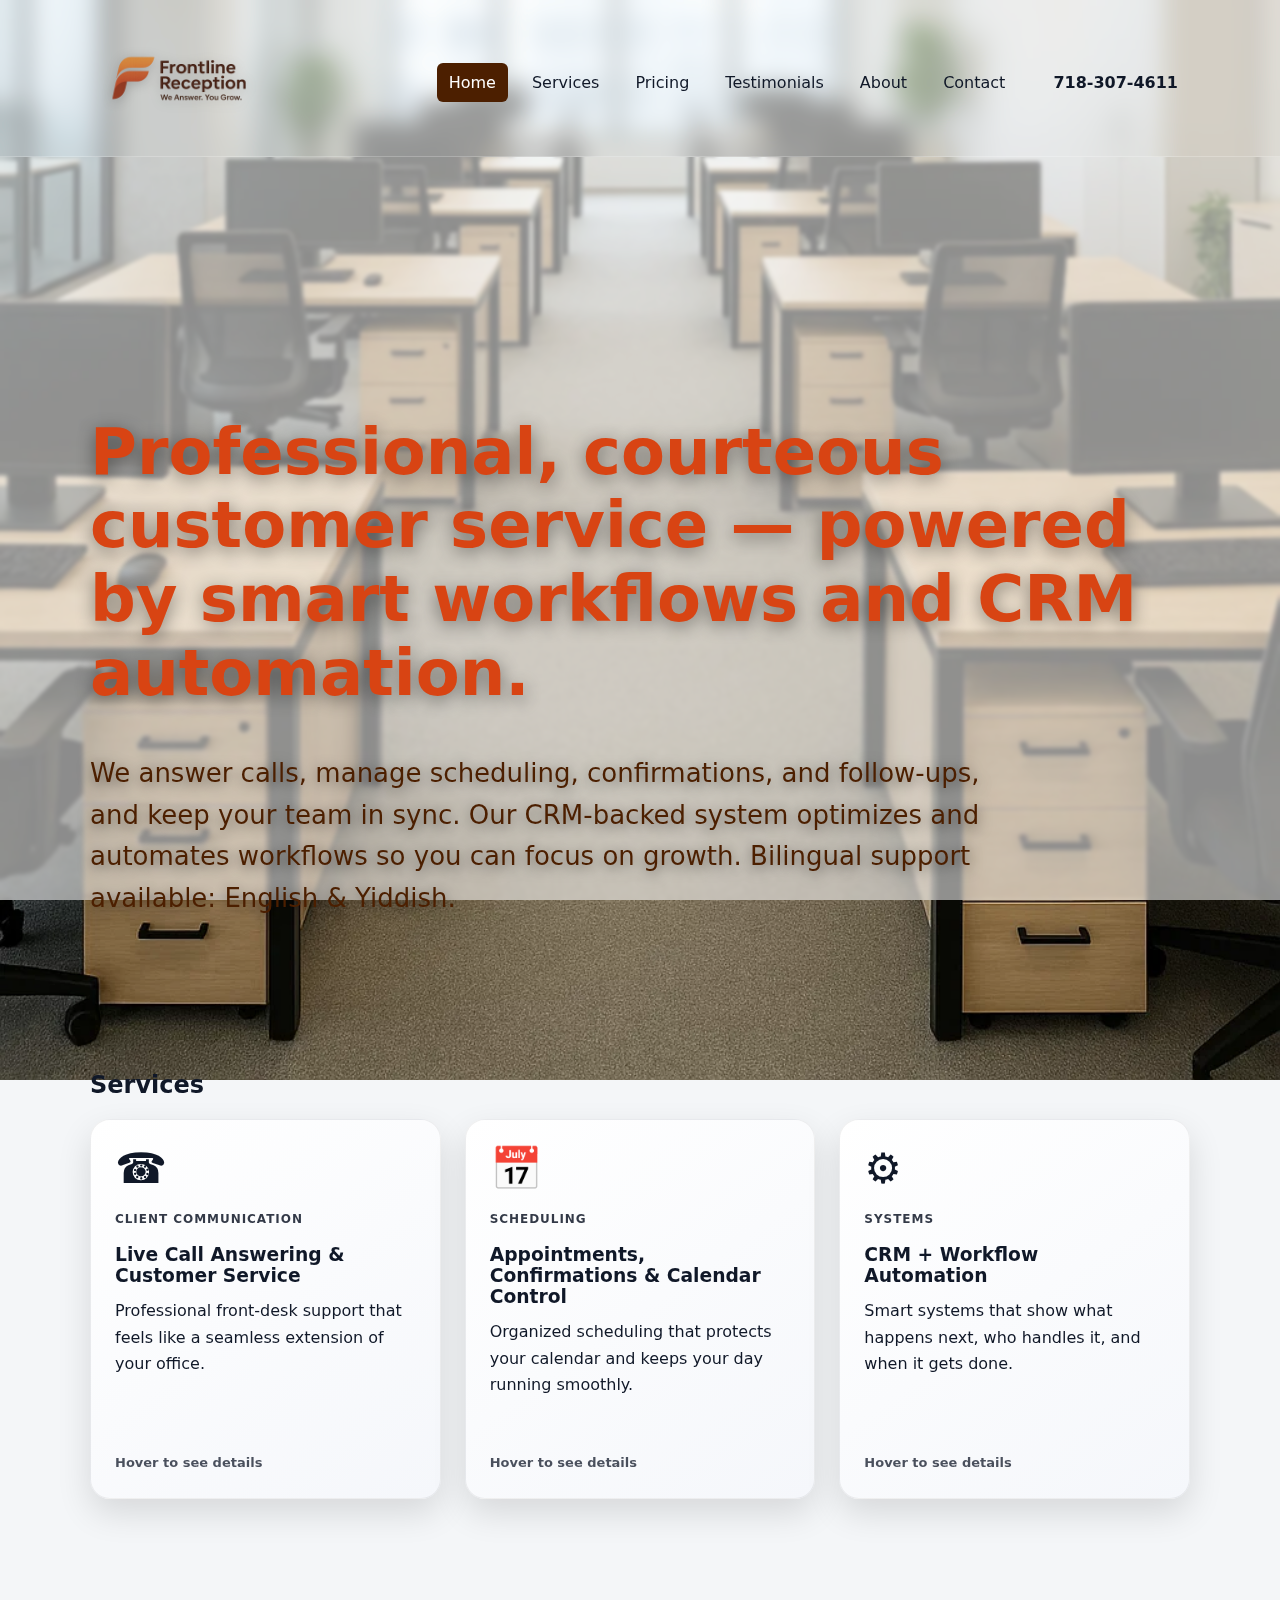
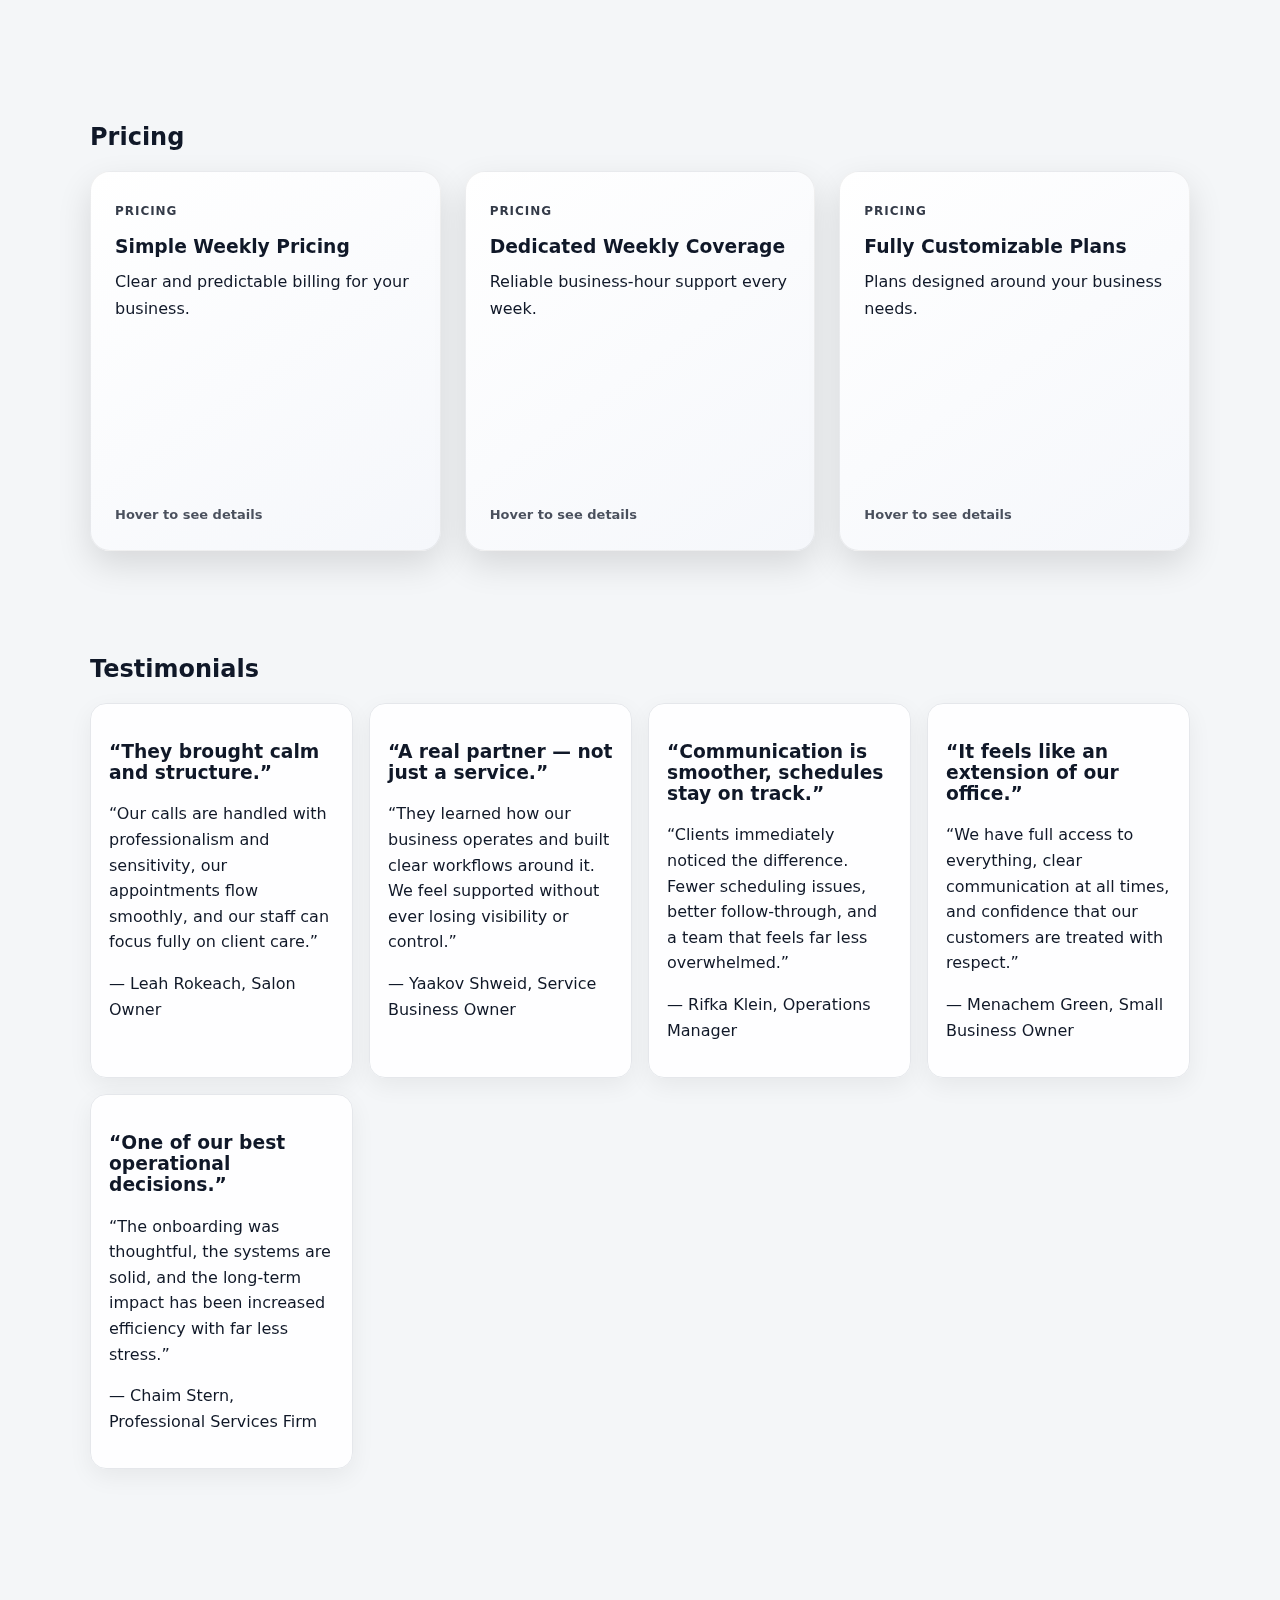
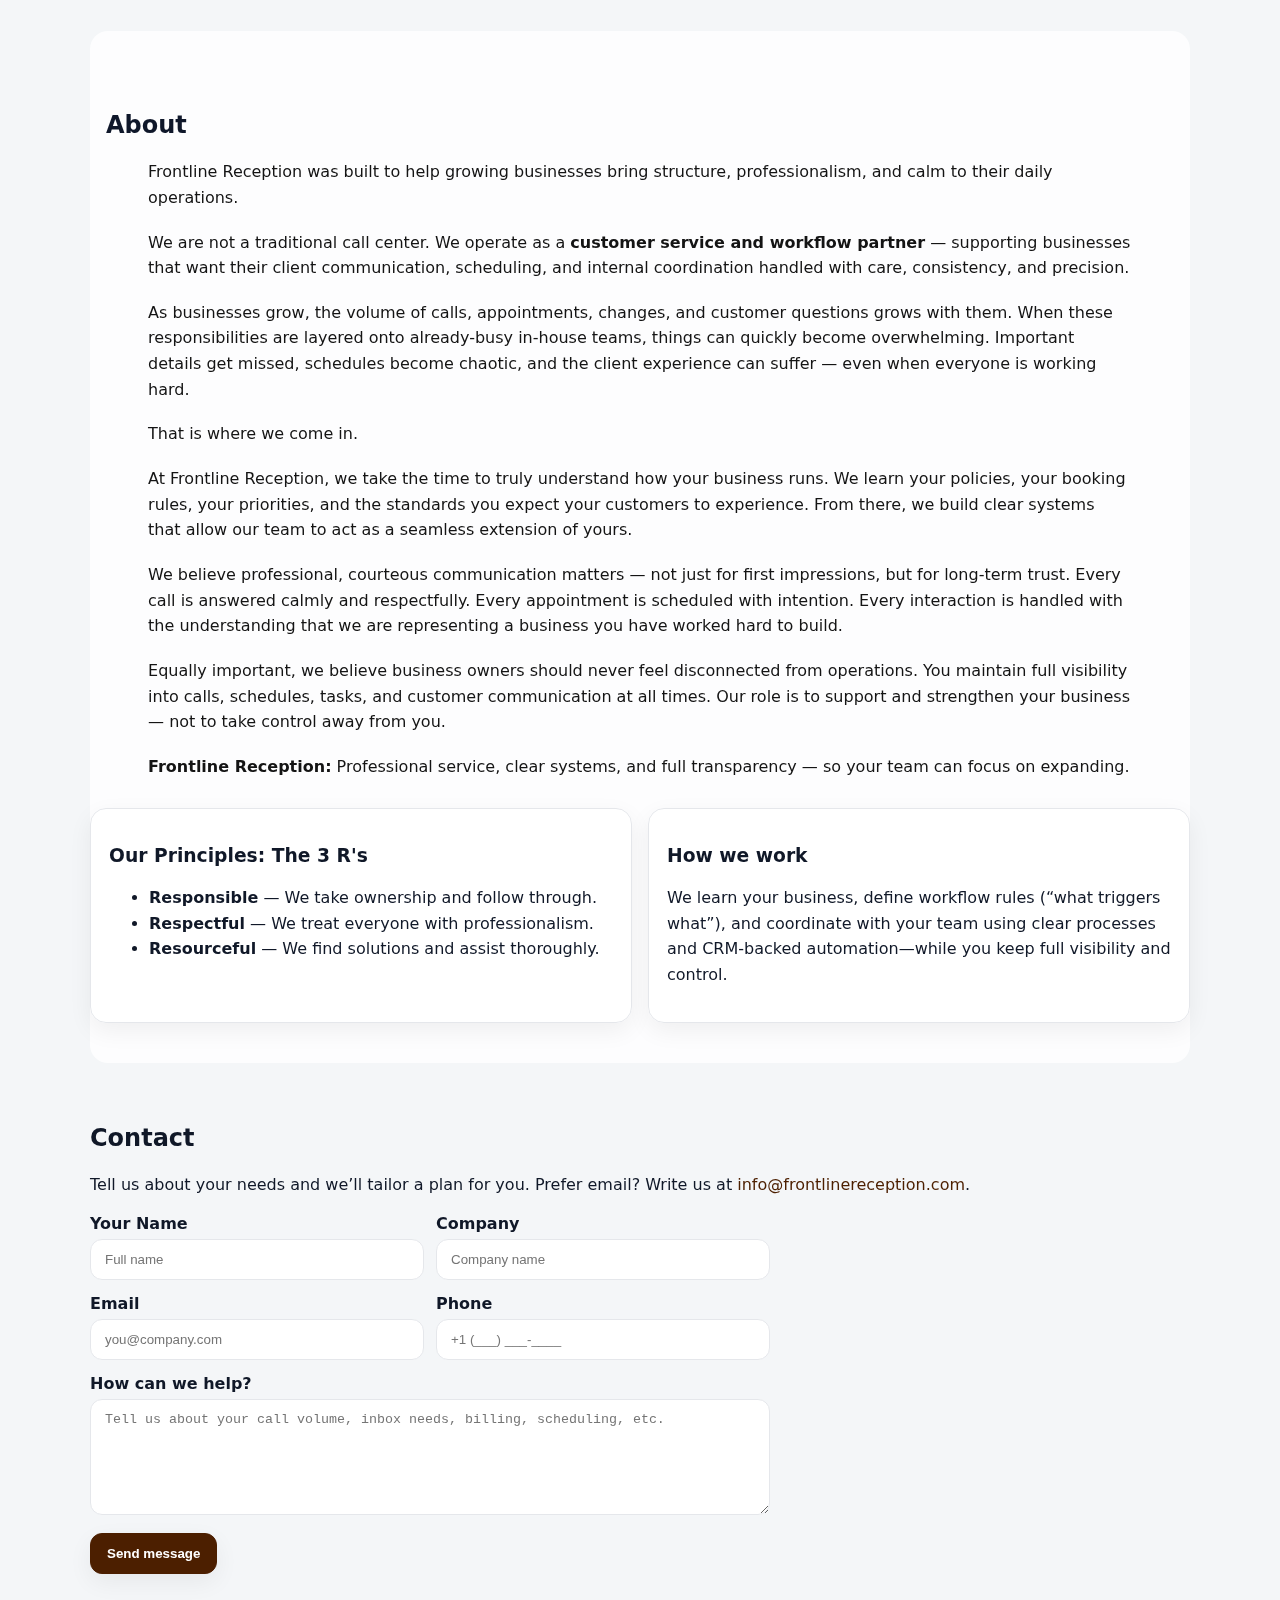
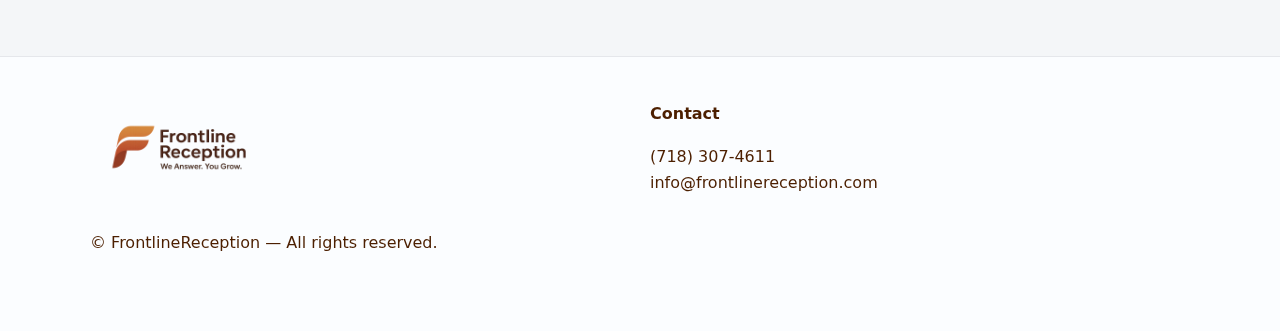
<file: preview.html>
<!doctype html>
<html lang="en">
<head>
<meta charset="utf-8">
<meta name="viewport" content="width=device-width, initial-scale=1">

<title>Frontline Reception · Professional customer service & workflow automation</title>
<meta name="description" content="Professional call handling, scheduling, and CRM-backed workflow automation—so your team can focus on growth with full visibility and control.">

<meta property="og:title" content="Frontline Reception · Professional customer service & workflow automation">
<meta property="og:description" content="Professional call handling, scheduling, and CRM-backed workflow automation—so your team can focus on growth with full visibility and control.">
<meta property="og:type" content="website">
<meta property="og:image" content="assets/img/og-placeholder.png">

<link rel="icon" href="assets/img/og-placeholder.png">
<link rel="stylesheet" href="assets/css/style.css">

<style>
  /* ===== Flip cards for Services section ===== */
  .flip-grid{
    display:grid;
    grid-template-columns:repeat(auto-fit,minmax(260px,1fr));
    gap:24px;
  }

  .flip-card{
    perspective:1200px;
    min-height:380px;
  }

  .flip-card-inner{
    position:relative;
    width:100%;
    height:100%;
    min-height:380px;
    transition:transform 0.8s ease;
    transform-style:preserve-3d;
  }

  .flip-card:hover .flip-card-inner{
    transform:rotateY(180deg);
  }

  .flip-card-front,
  .flip-card-back{
    position:absolute;
    inset:0;
    backface-visibility:hidden;
    -webkit-backface-visibility:hidden;
    border-radius:20px;
    overflow:hidden;
    box-shadow:0 14px 34px rgba(0,0,0,0.12);
    padding:28px 24px;
    display:flex;
    flex-direction:column;
    justify-content:space-between;
  }

  .flip-card-front{
    background:linear-gradient(145deg,#ffffff 0%,#f5f7fb 100%);
    border:1px solid rgba(0,0,0,0.06);
  }

  .flip-card-back{
    background:#D84413;
    color:#fff;
    transform:rotateY(180deg);
    border:1px solid rgba(255,255,255,0.12);
  }

  .flip-card-front h3,
  .flip-card-back h3{
    margin:10px 0 12px;
  }

  .flip-card-front p,
  .flip-card-back p{
    margin:0 0 14px;
    line-height:1.65;
  }

  .flip-card-back .check{
    margin:0;
    padding-left:18px;
  }

  .flip-card-back .check li{
    margin-bottom:10px;
  }

  .flip-cover-label{
    display:inline-block;
    font-size:12px;
    font-weight:700;
    letter-spacing:.08em;
    text-transform:uppercase;
    opacity:.85;
    margin-bottom:8px;
  }

  .flip-icon{
    font-size:42px;
    line-height:1;
    margin-bottom:18px;
  }

  .flip-hint{
    margin-top:18px;
    font-size:13px;
    font-weight:600;
    opacity:.75;
  }

  @media (max-width: 900px){
    .flip-card{
      min-height:360px;
    }

    .flip-card-inner{
      min-height:360px;
    }
  }

  @media (hover:none){
    .flip-card:hover .flip-card-inner{
      transform:none;
    }
  }
</style>

<script defer>
  function toggleNav(){ document.querySelector('.nav').classList.toggle('open'); }

  document.addEventListener('click', e => {
    if (e.target.matches('.nav a')) document.querySelector('.nav').classList.remove('open');
  });

  document.addEventListener('DOMContentLoaded', () => {
    const links = [...document.querySelectorAll('.nav a[href^="#"]')];
    const map = new Map(links.map(a => [a.getAttribute('href'), a]));
    const obs = new IntersectionObserver((entries) => {
      entries.forEach(entry => {
        const id = `#${entry.target.id}`;
        const link = map.get(id);
        if (!link) return;
        if (entry.isIntersecting) {
          links.forEach(l => l.classList.remove('active'));
          link.classList.add('active');
        }
      });
    }, {
      rootMargin: `-${parseInt(getComputedStyle(document.documentElement).getPropertyValue('--header-offset') || 80)}px 0px -60% 0px`,
      threshold: 0.01
    });

    document.querySelectorAll('section[id]').forEach(s => obs.observe(s));
  });
</script>

<script type="application/ld+json">
{
  "@context": "https://schema.org",
  "@type": "Organization",
  "url": "https://frontlinereception.com",
  "telephone": "(718) 307-4611",
  "email": "info@frontlinereception.com",
  "description": "Professional customer service, scheduling, and CRM-backed workflow automation for growing businesses."
}
</script>
</head>

<body>

<header>
  <div class="container topbar">
    <div class="brand">
      <img src="assets/img/logo.png" alt="FrontlineReception Logo" class="brand-logo">
    </div>
    <nav class="nav">
      <a href="#home" class="active">Home</a>
      <a href="#services">Services</a>
      <a href="#pricing">Pricing</a>
      <a href="#testimonials">Testimonials</a>
      <a href="#about">About</a>
      <a href="#contact">Contact</a>
      <a href="tel:7183074611" class="phone">718-307-4611</a>
    </nav>
    <button class="mobile-toggle" onclick="toggleNav()">Menu ▾</button>
  </div>
</header>

<main class="container">

<section id="home" class="hero hero--on-photo">
  <h1 class="title" style="color:#D84413; font-size:clamp(34px,6vw,64px); font-weight:800; line-height:1.15; text-shadow:0 4px 18px rgba(0,0,0,0.45);">
    Professional, courteous customer service — powered by smart workflows and CRM automation.
  </h1>
  <p class="subtitle" style="color:#4C1F00; font-size:clamp(18px,2.6vw,26px); font-weight:500; max-width:900px; margin-top:18px; text-shadow:0 3px 14px rgba(0,0,0,0.55);">
    We answer calls, manage scheduling, confirmations, and follow-ups, and keep your team in sync. Our CRM-backed system optimizes and automates workflows so you can focus on growth. Bilingual support available: English & Yiddish.
  </p>
</section>

<section id="services" class="section">
  <h2>Services</h2>

  <div class="flip-grid">

    <div class="flip-card">
      <div class="flip-card-inner">
        <div class="flip-card-front">
          <div>
            <div class="flip-icon">☎</div>
            <span class="flip-cover-label">Client Communication</span>
            <h3>Live Call Answering & Customer Service</h3>
            <p>Professional front-desk support that feels like a seamless extension of your office.</p>
          </div>
          <div class="flip-hint">Hover to see details</div>
        </div>

        <div class="flip-card-back">
          <div>
            <span class="flip-cover-label">More Details</span>
            <h3>Live Call Answering & Customer Service</h3>
            <p>Every call is handled promptly, professionally, and with warmth — so your clients feel heard, respected, and cared for. Your team stays focused while we protect your customer experience.</p>
            <ul class="check">
              <li>Live call answering & routing</li>
              <li>Accurate message-taking, ticketing, and follow-ups</li>
              <li>Bilingual support available (English & Yiddish)</li>
            </ul>
          </div>
        </div>
      </div>
    </div>

    <div class="flip-card">
      <div class="flip-card-inner">
        <div class="flip-card-front">
          <div>
            <div class="flip-icon">📅</div>
            <span class="flip-cover-label">Scheduling</span>
            <h3>Appointments, Confirmations & Calendar Control</h3>
            <p>Organized scheduling that protects your calendar and keeps your day running smoothly.</p>
          </div>
          <div class="flip-hint">Hover to see details</div>
        </div>

        <div class="flip-card-back">
          <div>
            <span class="flip-cover-label">More Details</span>
            <h3>Appointments, Confirmations & Calendar Control</h3>
            <p>We schedule with precision and consistency — following your rules, protecting your calendar, and reducing disruptions caused by overbooking, late arrivals, or unclear expectations.</p>
            <ul class="check">
              <li>Booking, rescheduling, cancellations</li>
              <li>Confirmations & reminders</li>
              <li>Daily schedules sent to you and your team</li>
            </ul>
          </div>
        </div>
      </div>
    </div>

    <div class="flip-card">
      <div class="flip-card-inner">
        <div class="flip-card-front">
          <div>
            <div class="flip-icon">⚙</div>
            <span class="flip-cover-label">Systems</span>
            <h3>CRM + Workflow Automation</h3>
            <p>Smart systems that show what happens next, who handles it, and when it gets done.</p>
          </div>
          <div class="flip-hint">Hover to see details</div>
        </div>

        <div class="flip-card-back">
          <div>
            <span class="flip-cover-label">More Details</span>
            <h3>CRM + Workflow Automation (“What Triggers What”)</h3>
            <p>A core part of our service is building clear workflow rules so everyone knows what happens next. We use a robust CRM system to optimize and automate follow-ups, tasks, and communication — with full visibility for you.</p>
            <ul class="check">
              <li>Workflow rules & automations built to match your business</li>
              <li>Task tracking and accountability</li>
              <li>Structured communication between your office, our team, and your staff</li>
            </ul>
          </div>
        </div>
      </div>
    </div>

  </div>
</section>

<section id="pricing" class="section">
  <h2>Pricing</h2>

  <div class="flip-grid">

    <!-- Simple Weekly Pricing -->
    <div class="flip-card">
      <div class="flip-card-inner">

        <div class="flip-card-front">
          <div>
            <span class="flip-cover-label">Pricing</span>
            <h3>Simple Weekly Pricing</h3>
            <p>Clear and predictable billing for your business.</p>
          </div>
          <div class="flip-hint">Hover to see details</div>
        </div>

        <div class="flip-card-back">
          <div>
            <span class="flip-cover-label">Details</span>
            <h3>Simple Weekly Pricing</h3>
            <ul class="check">
              <li>Transparent weekly rates</li>
              <li>No hidden fees</li>
              <li>Flat predictable pricing</li>
            </ul>
          </div>
        </div>

      </div>
    </div>

    <!-- Dedicated Weekly Coverage -->
    <div class="flip-card">
      <div class="flip-card-inner">

        <div class="flip-card-front">
          <div>
            <span class="flip-cover-label">Pricing</span>
            <h3>Dedicated Weekly Coverage</h3>
            <p>Reliable business-hour support every week.</p>
          </div>
          <div class="flip-hint">Hover to see details</div>
        </div>

        <div class="flip-card-back">
          <div>
            <span class="flip-cover-label">Details</span>
            <h3>Dedicated Weekly Coverage</h3>
            <ul class="check">
              <li>40 hours weekly support</li>
              <li>Monday–Thursday 9AM–6PM</li>
              <li>Friday 9AM–1PM coverage</li>
            </ul>
          </div>
        </div>

      </div>
    </div>

    <!-- Fully Customizable Plans -->
    <div class="flip-card">
      <div class="flip-card-inner">

        <div class="flip-card-front">
          <div>
            <span class="flip-cover-label">Pricing</span>
            <h3>Fully Customizable Plans</h3>
            <p>Plans designed around your business needs.</p>
          </div>
          <div class="flip-hint">Hover to see details</div>
        </div>

        <div class="flip-card-back">
          <div>
            <span class="flip-cover-label">Details</span>
            <h3>Fully Customizable Plans</h3>
            <ul class="check">
              <li>Choose number of representatives</li>
              <li>Select preferred hours</li>
              <li>Scale coverage as your business grows</li>
            </ul>
          </div>
        </div>

      </div>
    </div>

  </div>
</section>

<section id="testimonials" class="section">
  <h2>Testimonials</h2>
  <div class="grid cards">

    <div class="card">
      <h3>“They brought calm and structure.”</h3>
      <p class="note">“Our calls are handled with professionalism and sensitivity, our appointments flow smoothly, and our staff can focus fully on client care.”</p>
      <p>— Leah Rokeach, Salon Owner</p>
    </div>

    <div class="card">
      <h3>“A real partner — not just a service.”</h3>
      <p class="note">“They learned how our business operates and built clear workflows around it. We feel supported without ever losing visibility or control.”</p>
      <p>— Yaakov Shweid, Service Business Owner</p>
    </div>

    <div class="card">
      <h3>“Communication is smoother, schedules stay on track.”</h3>
      <p class="note">“Clients immediately noticed the difference. Fewer scheduling issues, better follow-through, and a team that feels far less overwhelmed.”</p>
      <p>— Rifka Klein, Operations Manager</p>
    </div>

    <div class="card">
      <h3>“It feels like an extension of our office.”</h3>
      <p class="note">“We have full access to everything, clear communication at all times, and confidence that our customers are treated with respect.”</p>
      <p>— Menachem Green, Small Business Owner</p>
    </div>

    <div class="card">
      <h3>“One of our best operational decisions.”</h3>
      <p class="note">“The onboarding was thoughtful, the systems are solid, and the long-term impact has been increased efficiency with far less stress.”</p>
      <p>— Chaim Stern, Professional Services Firm</p>
    </div>

  </div>
</section>

<section id="about" class="section section--about">
  <h2>About</h2>
  <div class="prose">
    <p>Frontline Reception was built to help growing businesses bring structure, professionalism, and calm to their daily operations.</p>

    <p>We are not a traditional call center. We operate as a <strong>customer service and workflow partner</strong> — supporting businesses that want their client communication, scheduling, and internal coordination handled with care, consistency, and precision.</p>

    <p>As businesses grow, the volume of calls, appointments, changes, and customer questions grows with them. When these responsibilities are layered onto already-busy in-house teams, things can quickly become overwhelming. Important details get missed, schedules become chaotic, and the client experience can suffer — even when everyone is working hard.</p>

    <p>That is where we come in.</p>

    <p>At Frontline Reception, we take the time to truly understand how your business runs. We learn your policies, your booking rules, your priorities, and the standards you expect your customers to experience. From there, we build clear systems that allow our team to act as a seamless extension of yours.</p>

    <p>We believe professional, courteous communication matters — not just for first impressions, but for long-term trust. Every call is answered calmly and respectfully. Every appointment is scheduled with intention. Every interaction is handled with the understanding that we are representing a business you have worked hard to build.</p>

    <p>Equally important, we believe business owners should never feel disconnected from operations. You maintain full visibility into calls, schedules, tasks, and customer communication at all times. Our role is to support and strengthen your business — not to take control away from you.</p>

    <p><strong>Frontline Reception:</strong> Professional service, clear systems, and full transparency — so your team can focus on expanding.</p>
  </div>

  <div class="grid cards">
    <div class="card">
      <h3>Our Principles: The 3 R's</h3>
      <ul class="check">
        <li><strong>Responsible</strong> — We take ownership and follow through.</li>
        <li><strong>Respectful</strong> — We treat everyone with professionalism.</li>
        <li><strong>Resourceful</strong> — We find solutions and assist thoroughly.</li>
      </ul>
    </div>
    <div class="card">
      <h3>How we work</h3>
      <p>We learn your business, define workflow rules (“what triggers what”), and coordinate with your team using clear processes and CRM-backed automation—while you keep full visibility and control.</p>
    </div>
  </div>
</section>

<section id="contact" class="section">
  <h2>Contact</h2>
  <p>Tell us about your needs and we’ll tailor a plan for you. Prefer email? Write us at
    <a href="mailto:info@frontlinereception.com">info@frontlinereception.com</a>.
  </p>

  <form class="form" method="POST" action="https://formsubmit.co/thefrontlinereception@gmail.com">
    <input type="hidden" name="_captcha" value="false">
    <input type="hidden" name="_subject" value="New inquiry from FrontlineReception website">

    <div class="row">
      <div>
        <label>Your Name</label>
        <input name="name" placeholder="Full name" required>
      </div>
      <div>
        <label>Company</label>
        <input name="company" placeholder="Company name">
      </div>
    </div>

    <div class="row">
      <div>
        <label>Email</label>
        <input type="email" name="email" placeholder="you@company.com" required>
      </div>
      <div>
        <label>Phone</label>
        <input name="phone" placeholder="+1 (___) ___-____">
      </div>
    </div>

    <div>
      <label>How can we help?</label>
      <textarea name="message" rows="6" placeholder="Tell us about your call volume, inbox needs, billing, scheduling, etc." required></textarea>
    </div>

    <div>
      <button class="btn" type="submit">Send message</button>
    </div>
  </form>
</section>

</main>

<footer class="footer">
  <div class="container">
    <div class="cols">
      <div class="brand hpair">
        <img src="assets/img/logo.png" alt="FrontlineReception Logo" class="brand-logo">
      </div>
      <div>
        <h4>Contact</h4>
        <p class="note">
          <a href="tel:+17183074611">(718) 307-4611</a><br>
          <a href="mailto:info@frontlinereception.com">info@frontlinereception.com</a><br>
        </p>
      </div>
    </div>
    <p class="note" style="margin-top:18px;">© FrontlineReception — All rights reserved.</p>
  </div>
</footer>

</body>
</html>
</file>
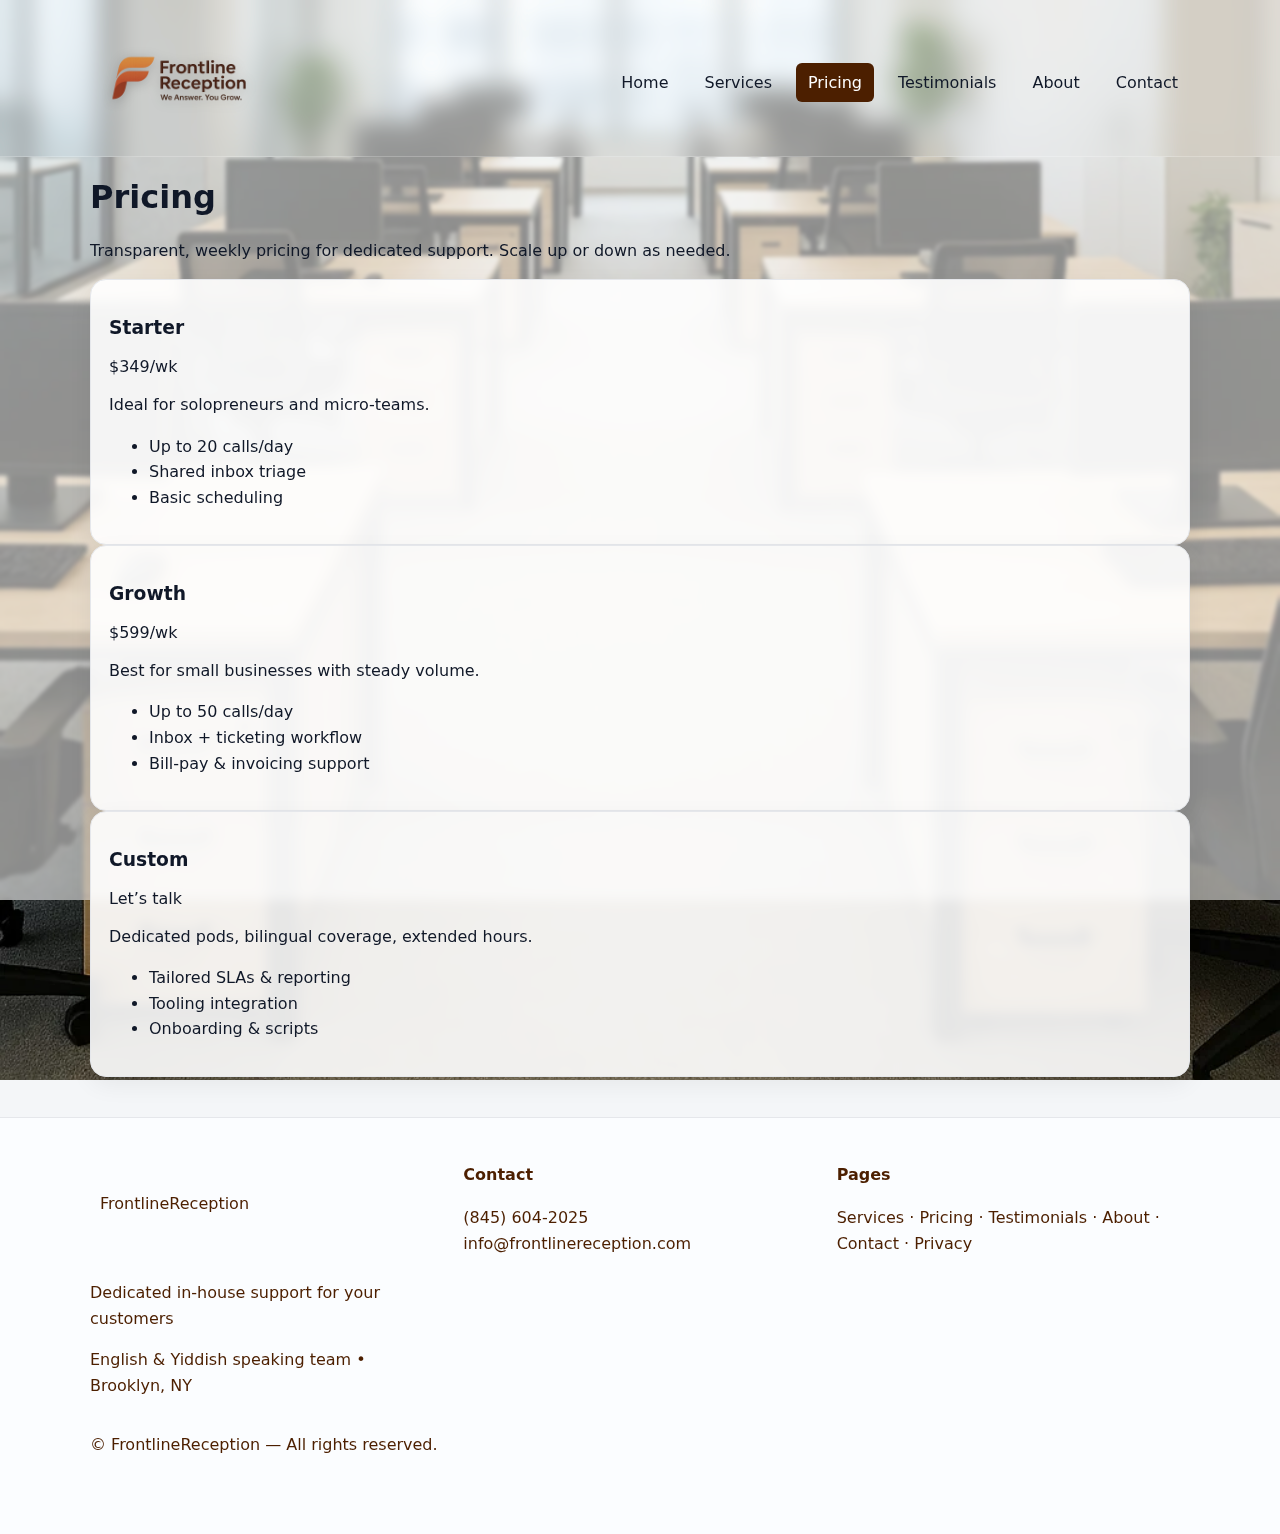
<file: pricing.html>
<!doctype html>
<html lang="en">
<head>
<meta charset="utf-8">
<meta name="viewport" content="width=device-width, initial-scale=1">
<title>Pricing · FrontlineReception</title>
<meta name="description" content="Simple, weekly pricing for a dedicated in‑house team.">
<meta property="og:title" content="Pricing · FrontlineReception">
<meta property="og:description" content="Simple, weekly pricing for a dedicated in‑house team.">
<meta property="og:type" content="website">
<meta property="og:image" content="assets/img/og-placeholder.png">
<link rel="icon" href="assets/img/og-placeholder.png">
<link rel="stylesheet" href="assets/css/style.css">
<script defer src="assets/js/main.js"></script>
<script type="application/ld+json">
{"@context": "https://schema.org", "@type": "Organization", "name": "FrontlineReception", "url": "https://frontlinereception.com", "telephone": "(917) 753-9554", "email": "info@frontlinereception.com", "address": {"@type": "PostalAddress", "addressLocality": "Brooklyn, NY"}, "description": "Dedicated in\u2011house support for your customers"}
</script>
</head>
<body>
<header>
  <div class="container topbar">
    <div class="brand"><img src="assets/img/logo.png" alt="FrontlineReception Logo" class="brand-logo" /></div>
    <nav class="nav">
      <a href="index.html">Home</a>
      <a href="services.html">Services</a>
      <a href="pricing.html">Pricing</a>
      <a href="testimonials.html">Testimonials</a>
      <a href="about.html">About</a>
      <a href="contact.html">Contact</a>
    </nav>
    <button class="mobile-toggle" onclick="toggleNav()">Menu ▾</button>
  </div>
</header>
<main class="container">

<h1>Pricing</h1>
<p class="note">Transparent, weekly pricing for dedicated support. Scale up or down as needed.</p>

<div class="pricing">
  <div class="card">
    <h3>Starter</h3>
    <div class="price">$349<span style="font-size:16px;">/wk</span></div>
    <p class="note">Ideal for solopreneurs and micro‑teams.</p>
    <ul class="check">
      <li>Up to 20 calls/day</li>
      <li>Shared inbox triage</li>
      <li>Basic scheduling</li>
    </ul>
  </div>
  <div class="card">
    <h3>Growth</h3>
    <div class="price">$599<span style="font-size:16px;">/wk</span></div>
    <p class="note">Best for small businesses with steady volume.</p>
    <ul class="check">
      <li>Up to 50 calls/day</li>
      <li>Inbox + ticketing workflow</li>
      <li>Bill‑pay & invoicing support</li>
    </ul>
  </div>
  <div class="card">
    <h3>Custom</h3>
    <div class="price">Let’s talk</div>
    <p class="note">Dedicated pods, bilingual coverage, extended hours.</p>
    <ul class="check">
      <li>Tailored SLAs & reporting</li>
      <li>Tooling integration</li>
      <li>Onboarding & scripts</li>
    </ul>
  </div>
</div>

</main>
<footer class="footer">
  <div class="container">
    <div class="cols">
      <div>
        <div class="brand hpair"><div class="brand-logo"></div><div>FrontlineReception</div></div>
        <p class="note">Dedicated in‑house support for your customers</p>
        <p class="note">English & Yiddish speaking team • Brooklyn, NY</p>
      </div>
      <div>
        <h4>Contact</h4>
        <p class="note"><a href="tel:+19177539554">(845) 604‑2025</a><br>
        <a href="mailto:info@frontlinereception.com">info@frontlinereception.com</a></p>
      </div>
      <div>
        <h4>Pages</h4>
        <p class="note"><a href="services.html">Services</a> · <a href="pricing.html">Pricing</a> · <a href="testimonials.html">Testimonials</a> · <a href="about.html">About</a> · <a href="contact.html">Contact</a> · <a href="privacy.html">Privacy</a></p>
      </div>
    </div>
    <p class="note" style="margin-top:18px;">© FrontlineReception — All rights reserved.</p>
  </div>
</footer>
</body>
</html>
</file>
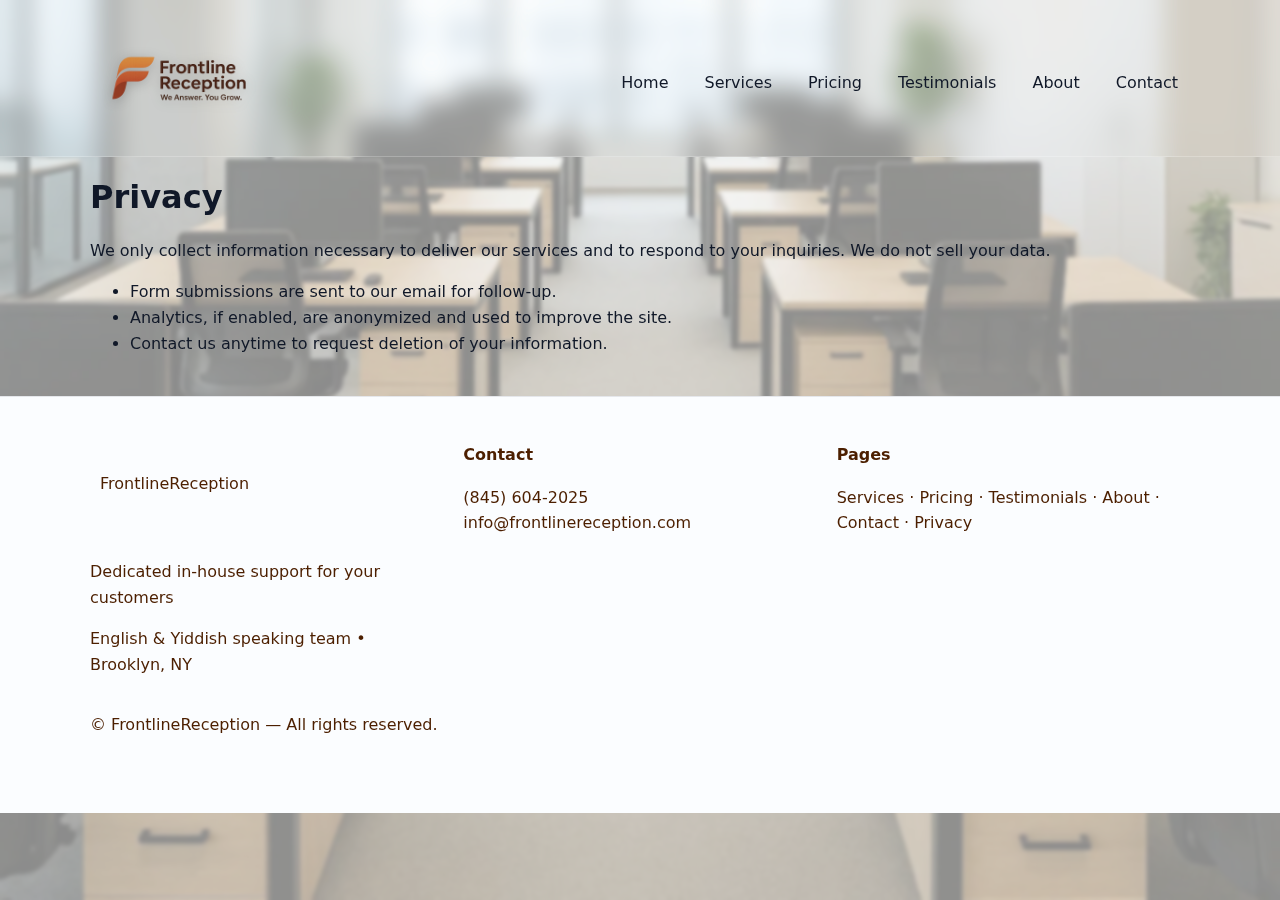
<file: privacy.html>
<!doctype html>
<html lang="en">
<head>
<meta charset="utf-8">
<meta name="viewport" content="width=device-width, initial-scale=1">
<title>Privacy · FrontlineReception</title>
<meta name="description" content="How we handle your data.">
<meta property="og:title" content="Privacy · FrontlineReception">
<meta property="og:description" content="How we handle your data.">
<meta property="og:type" content="website">
<meta property="og:image" content="assets/img/og-placeholder.png">
<link rel="icon" href="assets/img/og-placeholder.png">
<link rel="stylesheet" href="assets/css/style.css">
<script defer src="assets/js/main.js"></script>
<script type="application/ld+json">
{"@context": "https://schema.org", "@type": "Organization", "name": "FrontlineReception", "url": "https://frontlinereception.com", "telephone": "(917) 753-9554", "email": "info@frontlinereception.com", "address": {"@type": "PostalAddress", "addressLocality": "Brooklyn, NY"}, "description": "Dedicated in\u2011house support for your customers"}
</script>
</head>
<body>
<header>
  <div class="container topbar">
    <div class="brand"><img src="assets/img/logo.png" alt="FrontlineReception Logo" class="brand-logo" /></div>
    <nav class="nav">
      <a href="index.html">Home</a>
      <a href="services.html">Services</a>
      <a href="pricing.html">Pricing</a>
      <a href="testimonials.html">Testimonials</a>
      <a href="about.html">About</a>
      <a href="contact.html">Contact</a>
    </nav>
    <button class="mobile-toggle" onclick="toggleNav()">Menu ▾</button>
  </div>
</header>
<main class="container">

<h1>Privacy</h1>
<p class="note">We only collect information necessary to deliver our services and to respond to your inquiries. We do not sell your data.</p>
<ul class="check">
  <li>Form submissions are sent to our email for follow‑up.</li>
  <li>Analytics, if enabled, are anonymized and used to improve the site.</li>
  <li>Contact us anytime to request deletion of your information.</li>
</ul>

</main>
<footer class="footer">
  <div class="container">
    <div class="cols">
      <div>
        <div class="brand hpair"><div class="brand-logo"></div><div>FrontlineReception</div></div>
        <p class="note">Dedicated in‑house support for your customers</p>
        <p class="note">English & Yiddish speaking team • Brooklyn, NY</p>
      </div>
      <div>
        <h4>Contact</h4>
        <p class="note"><a href="tel:+8456042025">(845) 604‑2025</a><br>
        <a href="mailto:info@frontlinereception.com">info@frontlinereception.com</a></p>
      </div>
      <div>
        <h4>Pages</h4>
        <p class="note"><a href="services.html">Services</a> · <a href="pricing.html">Pricing</a> · <a href="testimonials.html">Testimonials</a> · <a href="about.html">About</a> · <a href="contact.html">Contact</a> · <a href="privacy.html">Privacy</a></p>
      </div>
    </div>
    <p class="note" style="margin-top:18px;">© FrontlineReception — All rights reserved.</p>
  </div>
</footer>
</body>
</html>
</file>
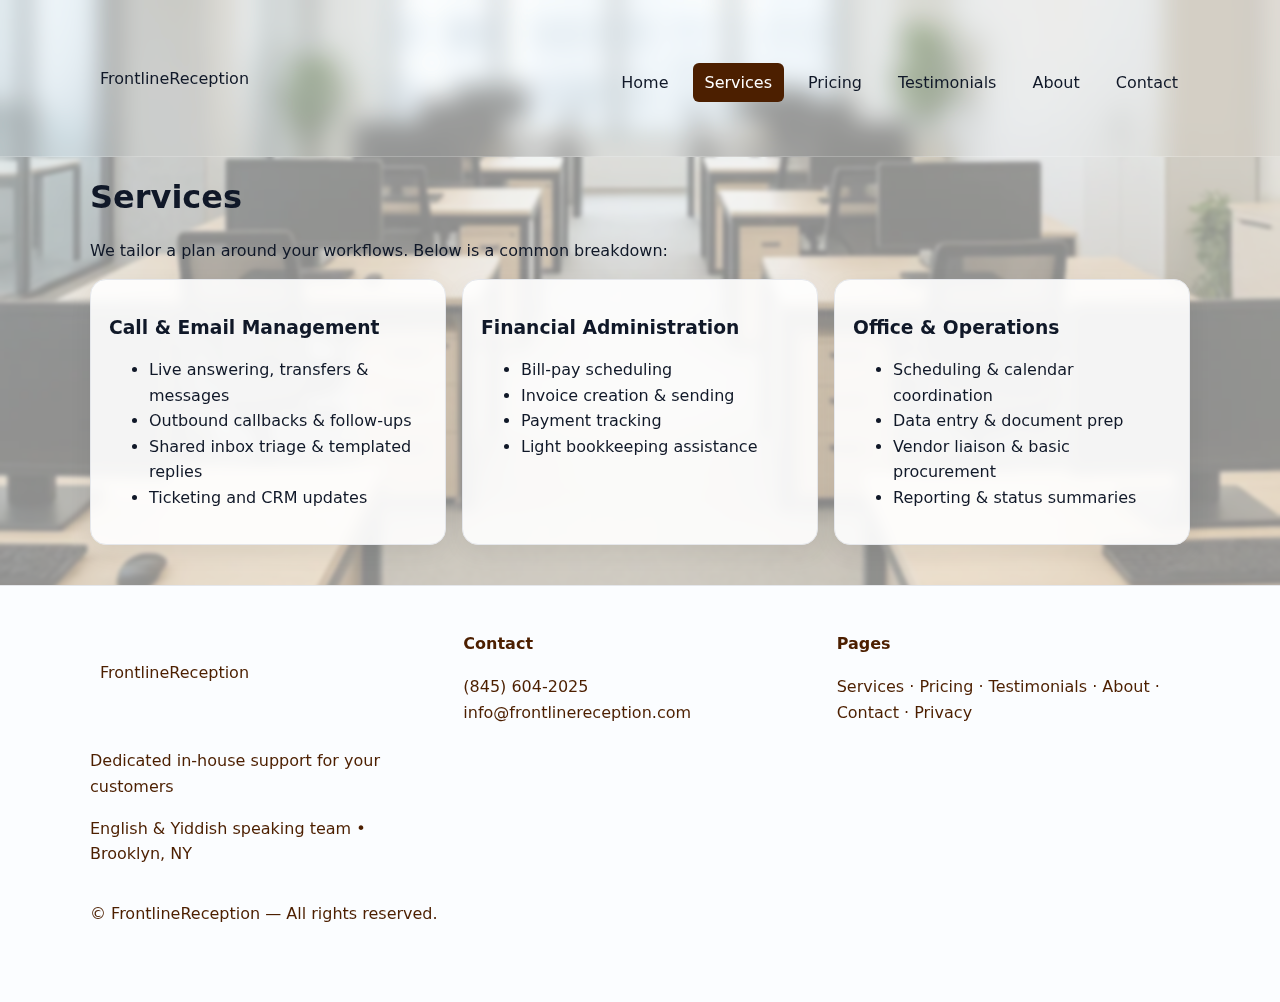
<file: services.html>
<!doctype html>
<html lang="en">
<head>
<meta charset="utf-8">
<meta name="viewport" content="width=device-width, initial-scale=1">
<title>Services · FrontlineReception</title>
<meta name="description" content="Phones, email, invoicing, bill‑pay, scheduling, and back‑office support.">
<meta property="og:title" content="Services · FrontlineReception">
<meta property="og:description" content="Phones, email, invoicing, bill‑pay, scheduling, and back‑office support.">
<meta property="og:type" content="website">
<meta property="og:image" content="assets/img/og-placeholder.png">
<link rel="icon" href="assets/img/og-placeholder.png">
<link rel="stylesheet" href="assets/css/style.css">
<script defer src="assets/js/main.js"></script>
<script type="application/ld+json">
{"@context": "https://schema.org", "@type": "Organization", "name": "FrontlineReception", "url": "https://frontlinereception.com", "telephone": "(917) 753-9554", "email": "info@frontlinereception.com", "address": {"@type": "PostalAddress", "addressLocality": "Brooklyn, NY"}, "description": "Dedicated in\u2011house support for your customers"}
</script>
</head>
<body>
<header>
  <div class="container topbar">
    <div class="brand"><div class="brand-logo"></div> <div>FrontlineReception</div></div>
    <nav class="nav">
      <a href="index.html">Home</a>
      <a href="services.html">Services</a>
      <a href="pricing.html">Pricing</a>
      <a href="testimonials.html">Testimonials</a>
      <a href="about.html">About</a>
      <a href="contact.html">Contact</a>
    </nav>
    <button class="mobile-toggle" onclick="toggleNav()">Menu ▾</button>
  </div>
</header>
<main class="container">

<h1>Services</h1>
<p>We tailor a plan around your workflows. Below is a common breakdown:</p>

<div class="grid cards">
  <div class="card">
    <h3>Call & Email Management</h3>
    <ul class="check">
      <li>Live answering, transfers & messages</li>
      <li>Outbound callbacks & follow‑ups</li>
      <li>Shared inbox triage & templated replies</li>
      <li>Ticketing and CRM updates</li>
    </ul>
  </div>
  <div class="card">
    <h3>Financial Administration</h3>
    <ul class="check">
      <li>Bill‑pay scheduling</li>
      <li>Invoice creation & sending</li>
      <li>Payment tracking</li>
      <li>Light bookkeeping assistance</li>
    </ul>
  </div>
  <div class="card">
    <h3>Office & Operations</h3>
    <ul class="check">
      <li>Scheduling & calendar coordination</li>
      <li>Data entry & document prep</li>
      <li>Vendor liaison & basic procurement</li>
      <li>Reporting & status summaries</li>
    </ul>
  </div>
</div>

</main>
<footer class="footer">
  <div class="container">
    <div class="cols">
      <div>
        <div class="brand hpair"><div class="brand-logo"></div><div>FrontlineReception</div></div>
        <p class="note">Dedicated in‑house support for your customers</p>
        <p class="note">English & Yiddish speaking team • Brooklyn, NY</p>
      </div>
      <div>
        <h4>Contact</h4>
        <p class="note"><a href="tel:+19177539554">(845) 604‑2025</a><br>
        <a href="mailto:info@frontlinereception.com">info@frontlinereception.com</a></p>
      </div>
      <div>
        <h4>Pages</h4>
        <p class="note"><a href="services.html">Services</a> · <a href="pricing.html">Pricing</a> · <a href="testimonials.html">Testimonials</a> · <a href="about.html">About</a> · <a href="contact.html">Contact</a> · <a href="privacy.html">Privacy</a></p>
      </div>
    </div>
    <p class="note" style="margin-top:18px;">© FrontlineReception — All rights reserved.</p>
  </div>
</footer>
</body>
</html>
</file>
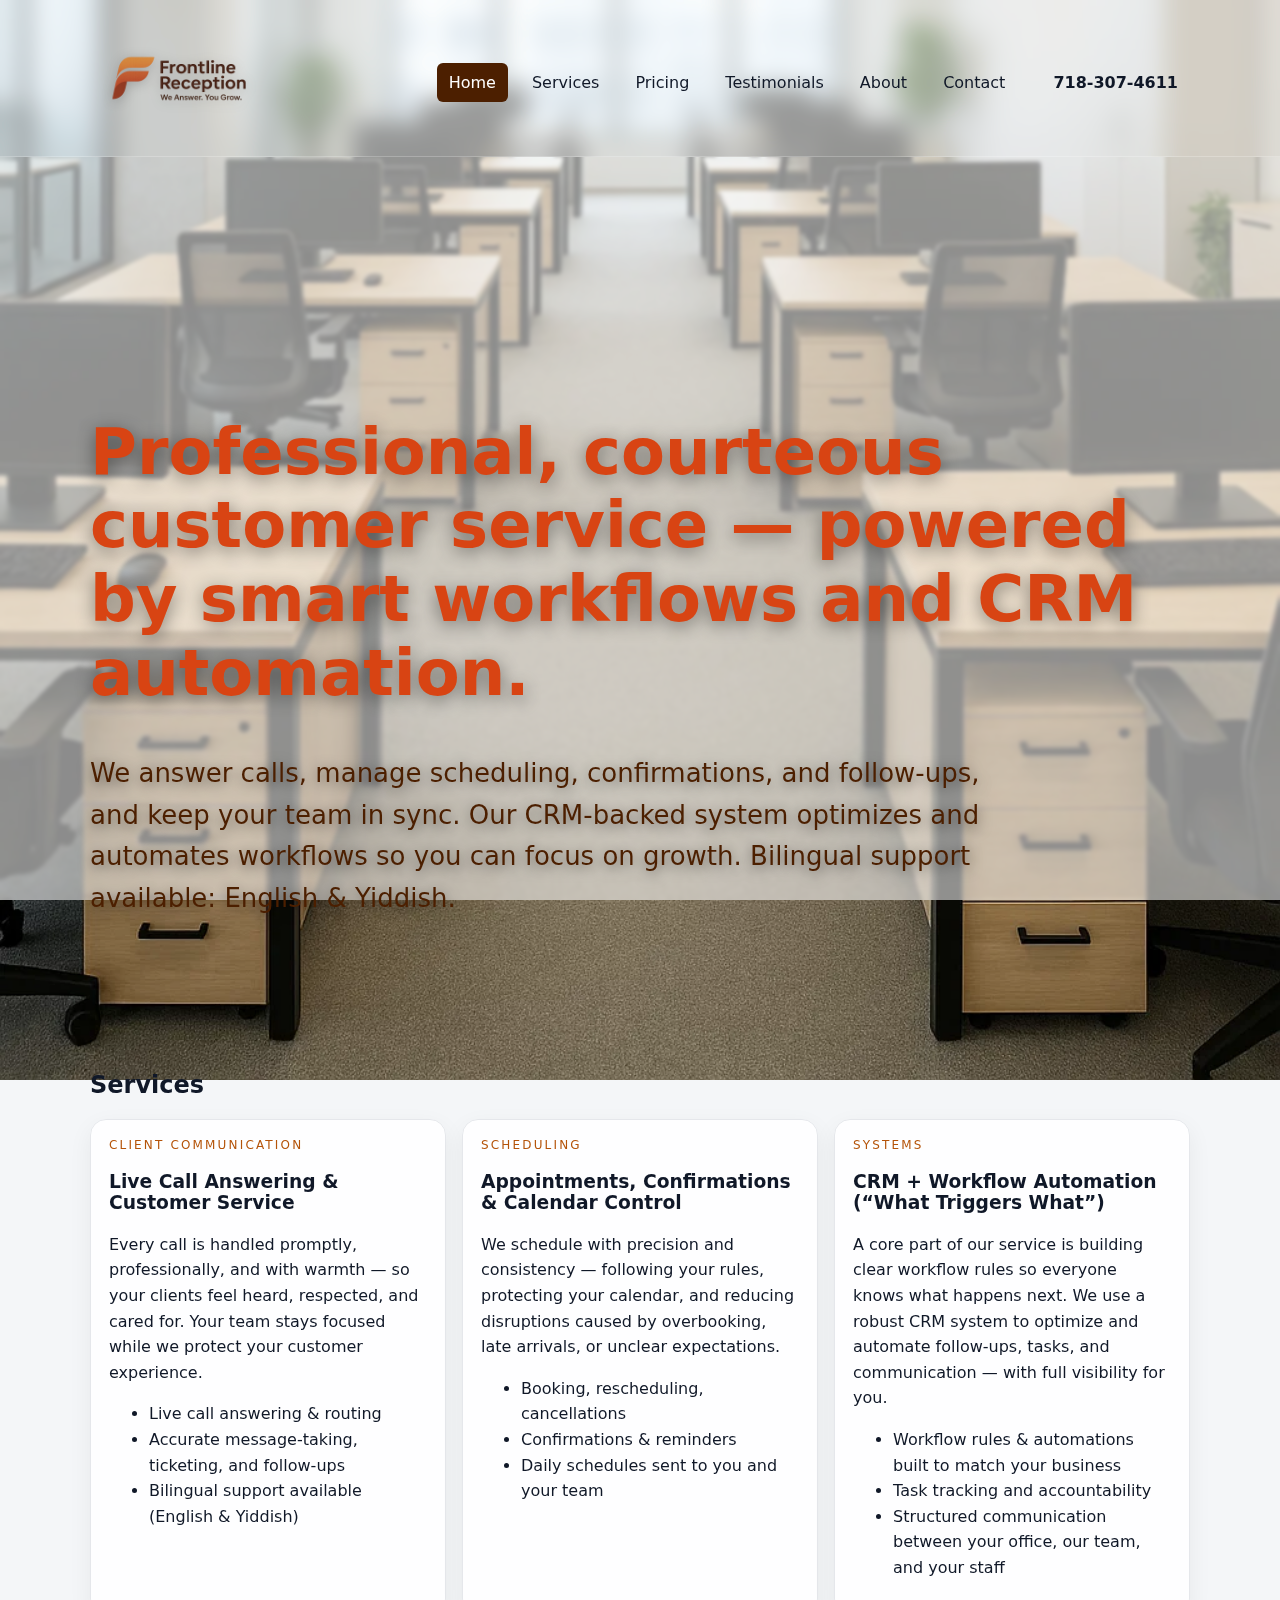
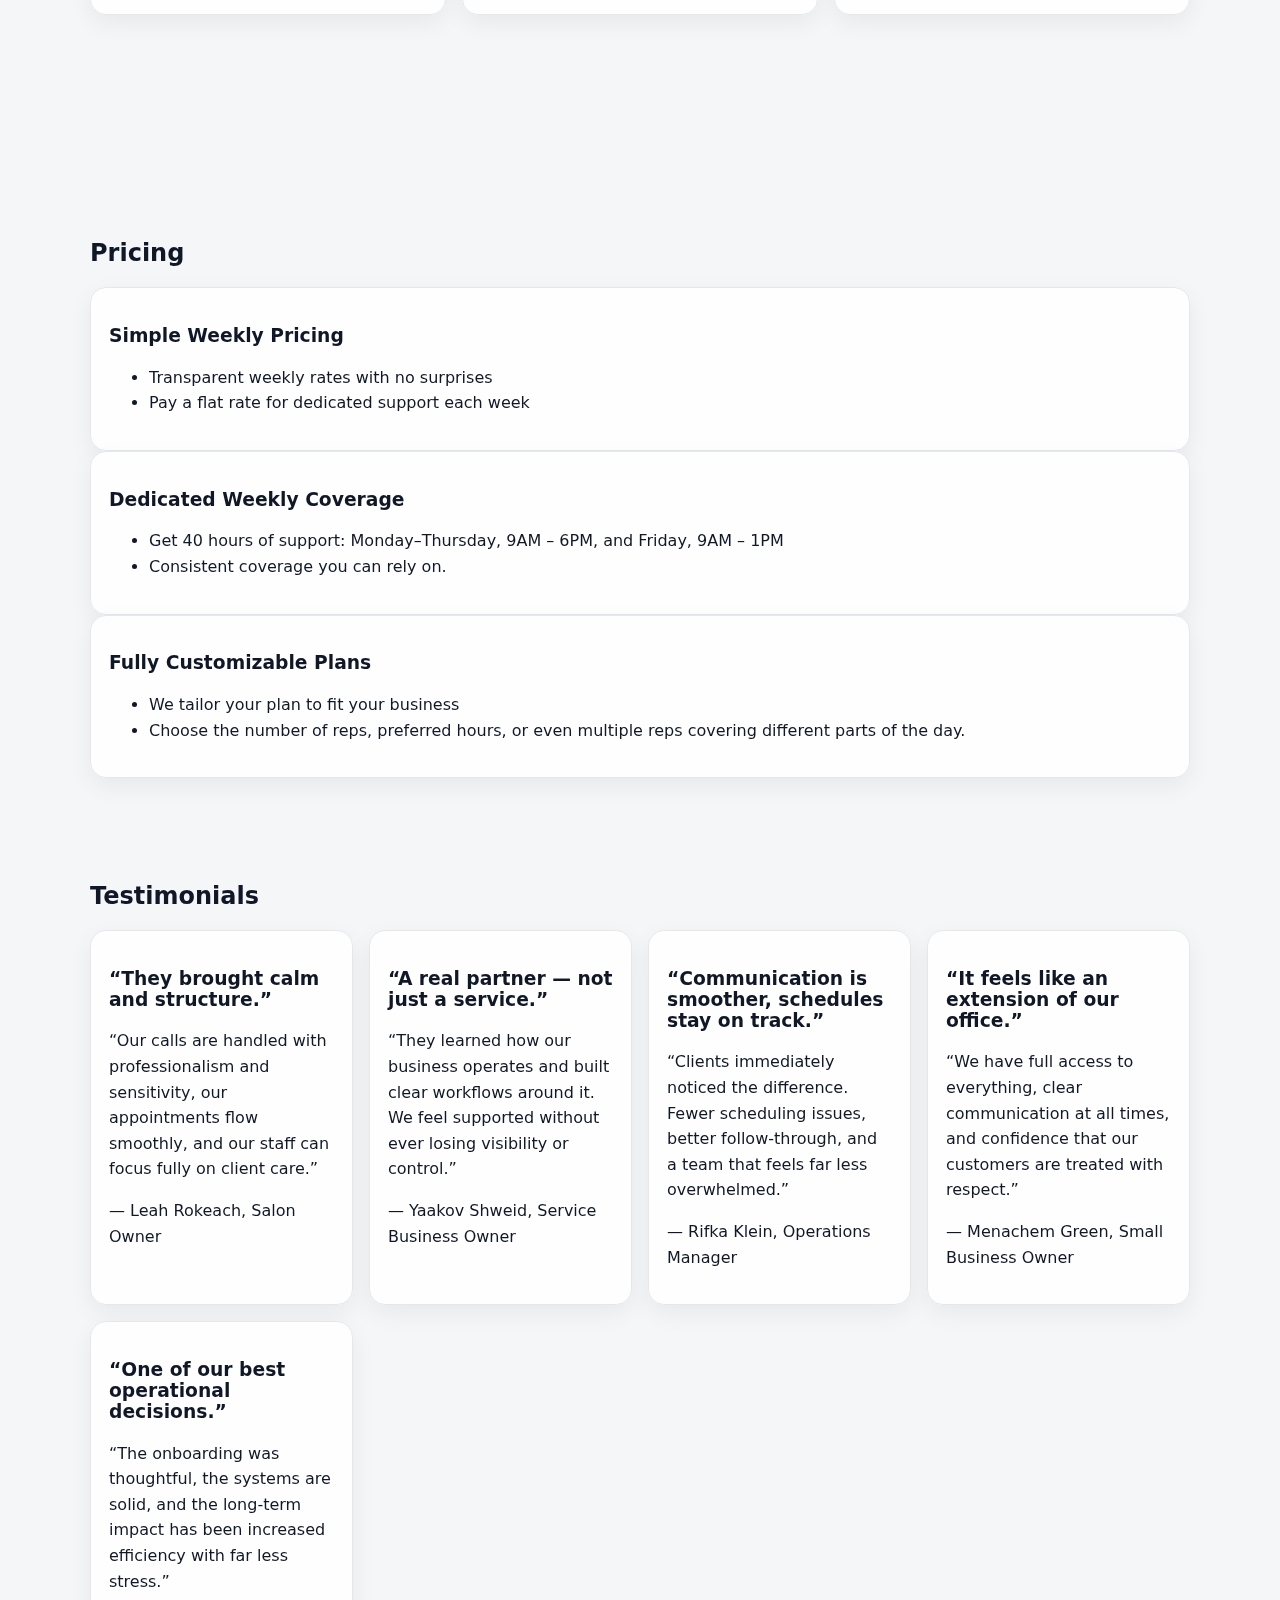
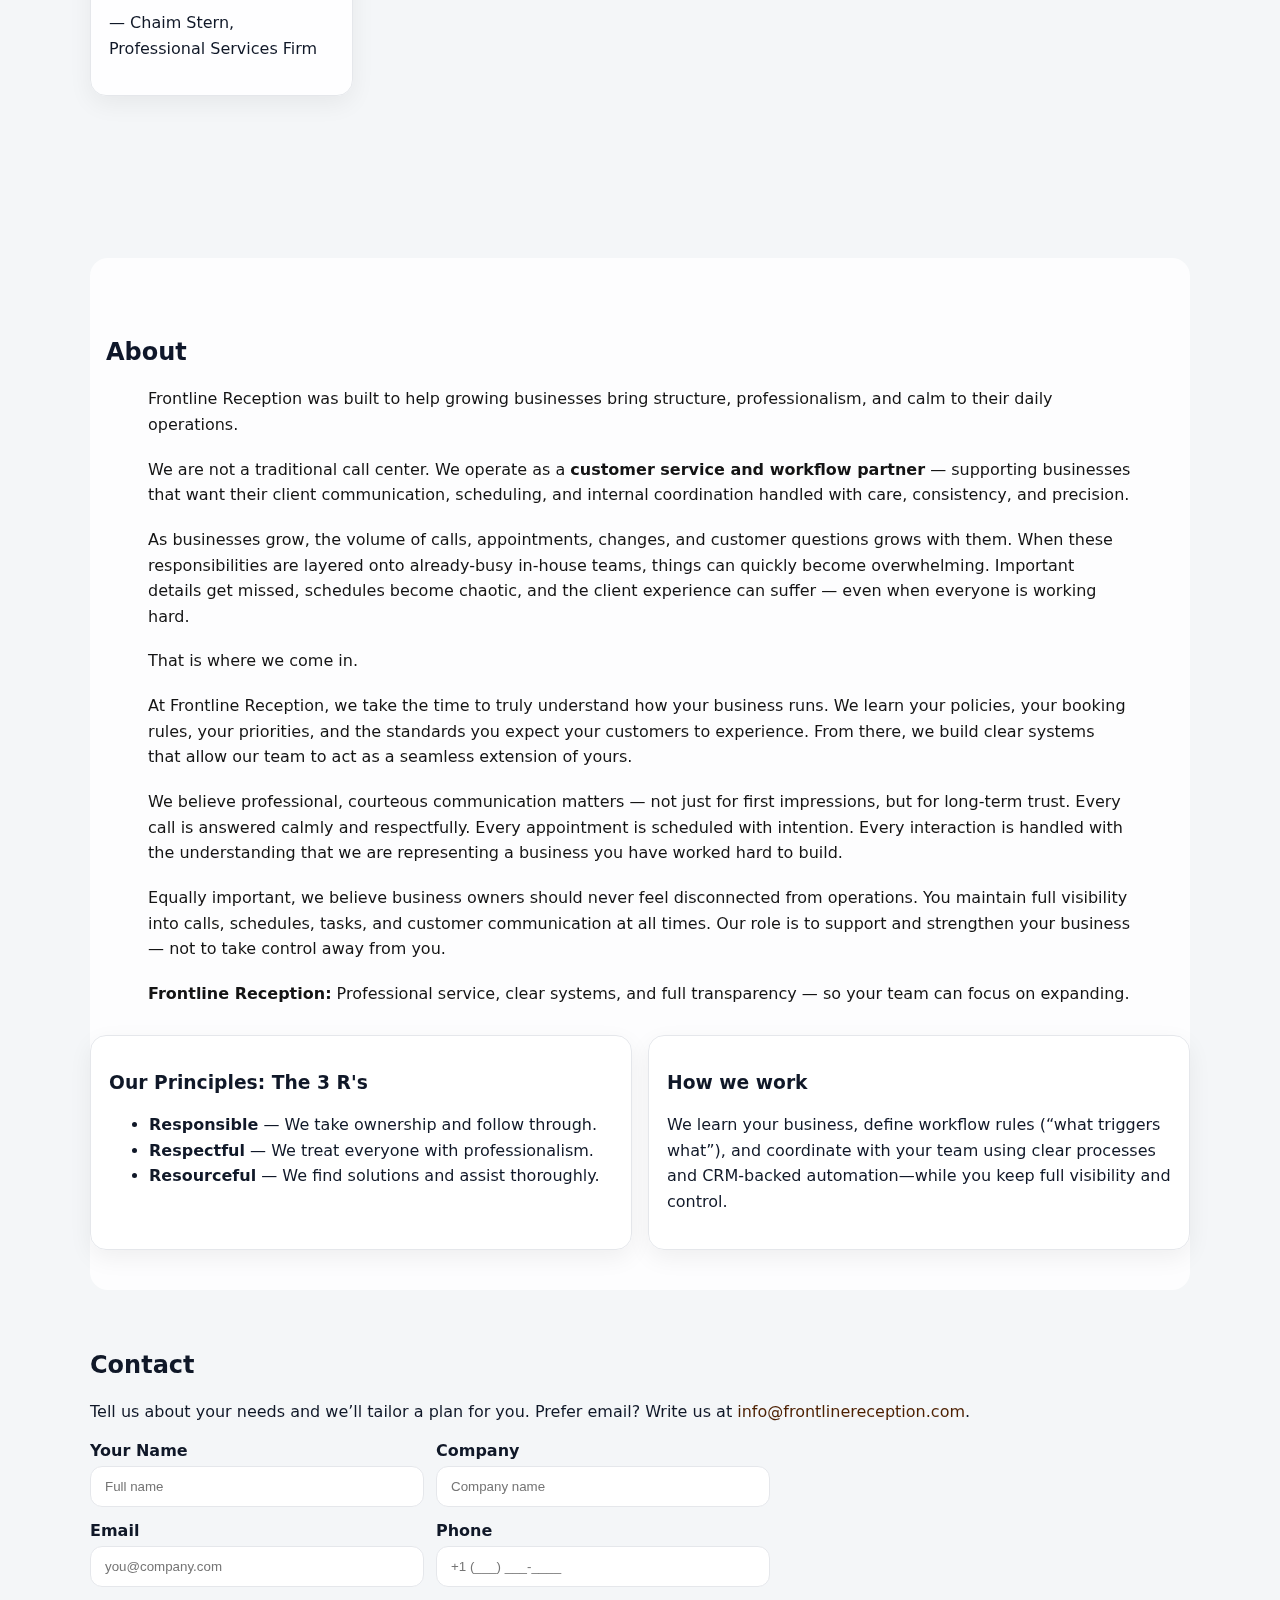
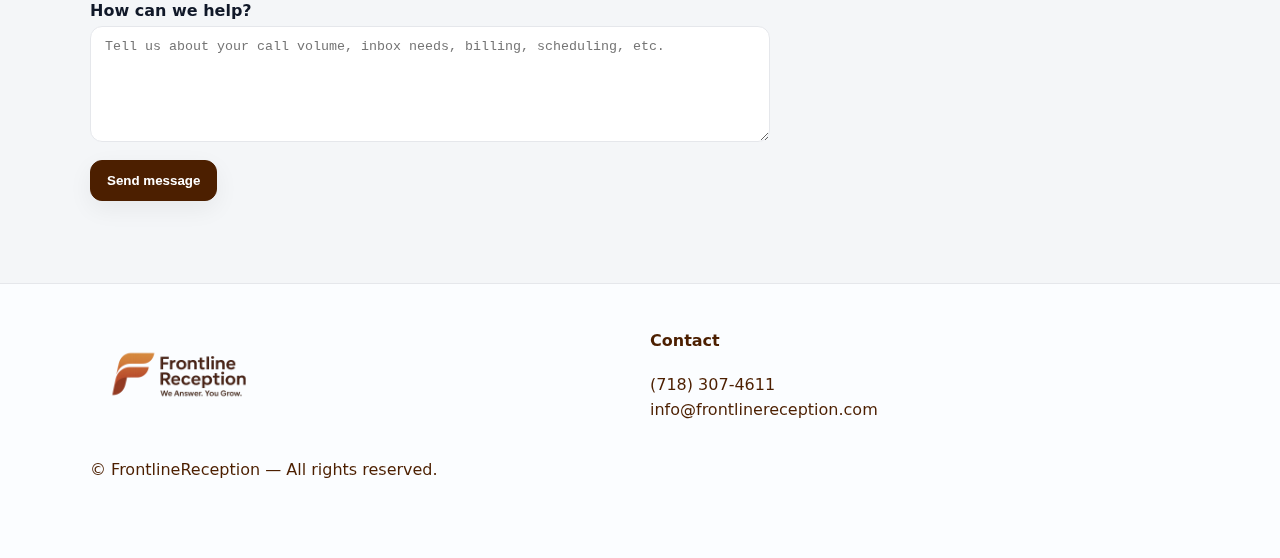
<file: test1.html>
<!doctype html>
<html lang="en">
<head>
<meta charset="utf-8">
<meta name="viewport" content="width=device-width, initial-scale=1">

<title>Frontline Reception · Professional customer service & workflow automation</title>
<meta name="description" content="Professional call handling, scheduling, and CRM-backed workflow automation—so your team can focus on growth with full visibility and control.">

<meta property="og:title" content="Frontline Reception · Professional customer service & workflow automation">
<meta property="og:description" content="Professional call handling, scheduling, and CRM-backed workflow automation—so your team can focus on growth with full visibility and control.">
<meta property="og:type" content="website">
<meta property="og:image" content="assets/img/og-placeholder.png">

<link rel="icon" href="assets/img/og-placeholder.png">
<link rel="stylesheet" href="assets/css/style.css">

<script defer>
  // Mobile nav toggle (uses your same button)
  function toggleNav(){ document.querySelector('.nav').classList.toggle('open'); }
  // Make nav links close the mobile menu when clicked
  document.addEventListener('click', e => {
    if (e.target.matches('.nav a')) document.querySelector('.nav').classList.remove('open');
  });
  // Highlight current section link on scroll
  document.addEventListener('DOMContentLoaded', () => {
    const links = [...document.querySelectorAll('.nav a[href^="#"]')];
    const map = new Map(links.map(a => [a.getAttribute('href'), a]));
    const obs = new IntersectionObserver((entries) => {
      entries.forEach(entry => {
        const id = `#${entry.target.id}`;
        const link = map.get(id);
        if (!link) return;
        if (entry.isIntersecting) {
          links.forEach(l => l.classList.remove('active'));
          link.classList.add('active');
        }
      });
    }, { rootMargin: `-${parseInt(getComputedStyle(document.documentElement).getPropertyValue('--header-offset'))}px 0px -60% 0px`, threshold: 0.01 });
    document.querySelectorAll('section[id]').forEach(s => obs.observe(s));
  });
</script>

<!-- JSON-LD -->
<script type="application/ld+json">
{
  "@context": "https://schema.org",
  "@type": "Organization",
  "url": "https://frontlinereception.com",
  "telephone": "(718) 307-4611",
  "email": "info@frontlinereception.com",
  "description": "Professional customer service, scheduling, and CRM-backed workflow automation for growing businesses."
}
</script>
</head>

<body>

<header>
  <div class="container topbar">
    <div class="brand">
      <img src="assets/img/logo.png" alt="FrontlineReception Logo" class="brand-logo">
    </div>
    <nav class="nav">
      <a href="#home" class="active">Home</a>
      <a href="#services">Services</a>
      <a href="#pricing">Pricing</a>
      <a href="#testimonials">Testimonials</a>
      <a href="#about">About</a>
      <a href="#contact">Contact</a>
      <a href="tel:7183074611" class="phone">718-307-4611</a>
    </nav>
    <button class="mobile-toggle" onclick="toggleNav()">Menu ▾</button>
  </div>
</header>

<main class="container">

<!-- HERO section (on the background photo) -->
<section id="home" class="hero hero--on-photo">
  <h1 class="title" style="color:#D84413; font-size:clamp(34px,6vw,64px); font-weight:800; line-height:1.15; text-shadow:0 4px 18px rgba(0,0,0,0.45);">
    Professional, courteous customer service — powered by smart workflows and CRM automation.
  </h1>
  <p class="subtitle" style="color:#4C1F00; font-size:clamp(18px,2.6vw,26px); font-weight:500; max-width:900px; margin-top:18px; text-shadow:0 3px 14px rgba(0,0,0,0.55);">
    We answer calls, manage scheduling, confirmations, and follow-ups, and keep your team in sync. Our CRM-backed system optimizes and automates workflows so you can focus on growth. Bilingual support available: English & Yiddish.
  </p>
</section>

<!-- SERVICES -->
<section id="services" class="section">
  <h2>Services</h2>
  <div class="grid cards">

    <div class="card">
      <div class="kicker">Client Communication</div>
      <h3>Live Call Answering & Customer Service</h3>
      <p>Every call is handled promptly, professionally, and with warmth — so your clients feel heard, respected, and cared for. Your team stays focused while we protect your customer experience.</p>
      <ul class="check">
        <li>Live call answering & routing</li>
        <li>Accurate message-taking, ticketing, and follow-ups</li>
        <li>Bilingual support available (English & Yiddish)</li>
      </ul>
    </div>

    <div class="card">
      <div class="kicker">Scheduling</div>
      <h3>Appointments, Confirmations & Calendar Control</h3>
      <p>We schedule with precision and consistency — following your rules, protecting your calendar, and reducing disruptions caused by overbooking, late arrivals, or unclear expectations.</p>
      <ul class="check">
        <li>Booking, rescheduling, cancellations</li>
        <li>Confirmations & reminders</li>
        <li>Daily schedules sent to you and your team</li>
      </ul>
    </div>

    <div class="card">
      <div class="kicker">Systems</div>
      <h3>CRM + Workflow Automation (“What Triggers What”)</h3>
      <p>A core part of our service is building clear workflow rules so everyone knows what happens next. We use a robust CRM system to optimize and automate follow-ups, tasks, and communication — with full visibility for you.</p>
      <ul class="check">
        <li>Workflow rules & automations built to match your business</li>
        <li>Task tracking and accountability</li>
        <li>Structured communication between your office, our team, and your staff</li>
      </ul>
    </div>

  </div>
</section>

<!-- PRICING (unchanged) -->
<section id="pricing" class="section">
  <h2>Pricing</h2>
  <div class="pricing">
    <div class="card">
      <h3>Simple Weekly Pricing</h3>
      <ul class="check">
        <li>Transparent weekly rates with no surprises</li>
        <li>Pay a flat rate for dedicated support each week</li>
      </ul>
    </div>
    <div class="card">
      <h3>Dedicated Weekly Coverage</h3>
      <ul class="check">
        <li>Get 40 hours of support: Monday–Thursday, 9AM – 6PM, and Friday, 9AM – 1PM</li>
        <li>Consistent coverage you can rely on.</li>
      </ul>
    </div>
    <div class="card">
      <h3>Fully Customizable Plans</h3>
      <ul class="check">
        <li>We tailor your plan to fit your business</li>
        <li>Choose the number of reps, preferred hours, or even multiple reps covering different parts of the day.</li>
      </ul>
    </div>
  </div>
</section>

<!-- TESTIMONIALS (updated) -->
<section id="testimonials" class="section">
  <h2>Testimonials</h2>
  <div class="grid cards">

    <div class="card">
      <h3>“They brought calm and structure.”</h3>
      <p class="note">“Our calls are handled with professionalism and sensitivity, our appointments flow smoothly, and our staff can focus fully on client care.”</p>
      <p>— Leah Rokeach, Salon Owner</p>
    </div>

    <div class="card">
      <h3>“A real partner — not just a service.”</h3>
      <p class="note">“They learned how our business operates and built clear workflows around it. We feel supported without ever losing visibility or control.”</p>
      <p>— Yaakov Shweid, Service Business Owner</p>
    </div>

    <div class="card">
      <h3>“Communication is smoother, schedules stay on track.”</h3>
      <p class="note">“Clients immediately noticed the difference. Fewer scheduling issues, better follow-through, and a team that feels far less overwhelmed.”</p>
      <p>— Rifka Klein, Operations Manager</p>
    </div>

    <div class="card">
      <h3>“It feels like an extension of our office.”</h3>
      <p class="note">“We have full access to everything, clear communication at all times, and confidence that our customers are treated with respect.”</p>
      <p>— Menachem Green, Small Business Owner</p>
    </div>

    <div class="card">
      <h3>“One of our best operational decisions.”</h3>
      <p class="note">“The onboarding was thoughtful, the systems are solid, and the long-term impact has been increased efficiency with far less stress.”</p>
      <p>— Chaim Stern, Professional Services Firm</p>
    </div>

  </div>
</section>

<!-- ABOUT (updated prose; keeps your 3 R's cards) -->
<section id="about" class="section section--about">
  <h2>About</h2>
  <div class="prose">
    <p>Frontline Reception was built to help growing businesses bring structure, professionalism, and calm to their daily operations.</p>

    <p>We are not a traditional call center. We operate as a <strong>customer service and workflow partner</strong> — supporting businesses that want their client communication, scheduling, and internal coordination handled with care, consistency, and precision.</p>

    <p>As businesses grow, the volume of calls, appointments, changes, and customer questions grows with them. When these responsibilities are layered onto already-busy in-house teams, things can quickly become overwhelming. Important details get missed, schedules become chaotic, and the client experience can suffer — even when everyone is working hard.</p>

    <p>That is where we come in.</p>

    <p>At Frontline Reception, we take the time to truly understand how your business runs. We learn your policies, your booking rules, your priorities, and the standards you expect your customers to experience. From there, we build clear systems that allow our team to act as a seamless extension of yours.</p>

    <p>We believe professional, courteous communication matters — not just for first impressions, but for long-term trust. Every call is answered calmly and respectfully. Every appointment is scheduled with intention. Every interaction is handled with the understanding that we are representing a business you have worked hard to build.</p>

    <p>Equally important, we believe business owners should never feel disconnected from operations. You maintain full visibility into calls, schedules, tasks, and customer communication at all times. Our role is to support and strengthen your business — not to take control away from you.</p>

    <p><strong>Frontline Reception:</strong> Professional service, clear systems, and full transparency — so your team can focus on expanding.</p>
  </div>

  <div class="grid cards">
    <div class="card">
      <h3>Our Principles: The 3 R's</h3>
      <ul class="check">
        <li><strong>Responsible</strong> — We take ownership and follow through.</li>
        <li><strong>Respectful</strong> — We treat everyone with professionalism.</li>
        <li><strong>Resourceful</strong> — We find solutions and assist thoroughly.</li>
      </ul>
    </div>
    <div class="card">
      <h3>How we work</h3>
      <p>We learn your business, define workflow rules (“what triggers what”), and coordinate with your team using clear processes and CRM-backed automation—while you keep full visibility and control.</p>
    </div>
  </div>
</section>

<!-- CONTACT (unchanged) -->
<section id="contact" class="section">
  <h2>Contact</h2>
  <p>Tell us about your needs and we’ll tailor a plan for you. Prefer email? Write us at
    <a href="mailto:info@frontlinereception.com">info@frontlinereception.com</a>.
  </p>

  <form class="form" method="POST" action="https://formsubmit.co/thefrontlinereception@gmail.com">
    <input type="hidden" name="_captcha" value="false">
    <input type="hidden" name="_subject" value="New inquiry from FrontlineReception website">
    <div class="row">
      <div>
        <label>Your Name</label>
        <input name="name" placeholder="Full name" required>
      </div>
      <div>
        <label>Company</label>
        <input name="company" placeholder="Company name">
      </div>
    </div>
    <div class="row">
      <div>
        <label>Email</label>
        <input type="email" name="email" placeholder="you@company.com" required>
      </div>
      <div>
        <label>Phone</label>
        <input name="phone" placeholder="+1 (___) ___-____">
      </div>
    </div>
    <div>
      <label>How can we help?</label>
      <textarea name="message" rows="6" placeholder="Tell us about your call volume, inbox needs, billing, scheduling, etc." required></textarea>
    </div>
    <div>
      <button class="btn" type="submit">Send message</button>
    </div>
  </form>
</section>

</main>

<footer class="footer">
  <div class="container">
    <div class="cols">
      <div class="brand hpair">
        <img src="assets/img/logo.png" alt="FrontlineReception Logo" class="brand-logo">
      </div>
      <div>
        <h4>Contact</h4>
        <p class="note">
          <a href="tel:+17183074611">(718) 307-4611</a><br>
          <a href="mailto:info@frontlinereception.com">info@frontlinereception.com</a><br>
        </p>
      </div>
    </div>
    <p class="note" style="margin-top:18px;">© FrontlineReception — All rights reserved.</p>
  </div>
</footer>

</body>
</html>
</file>
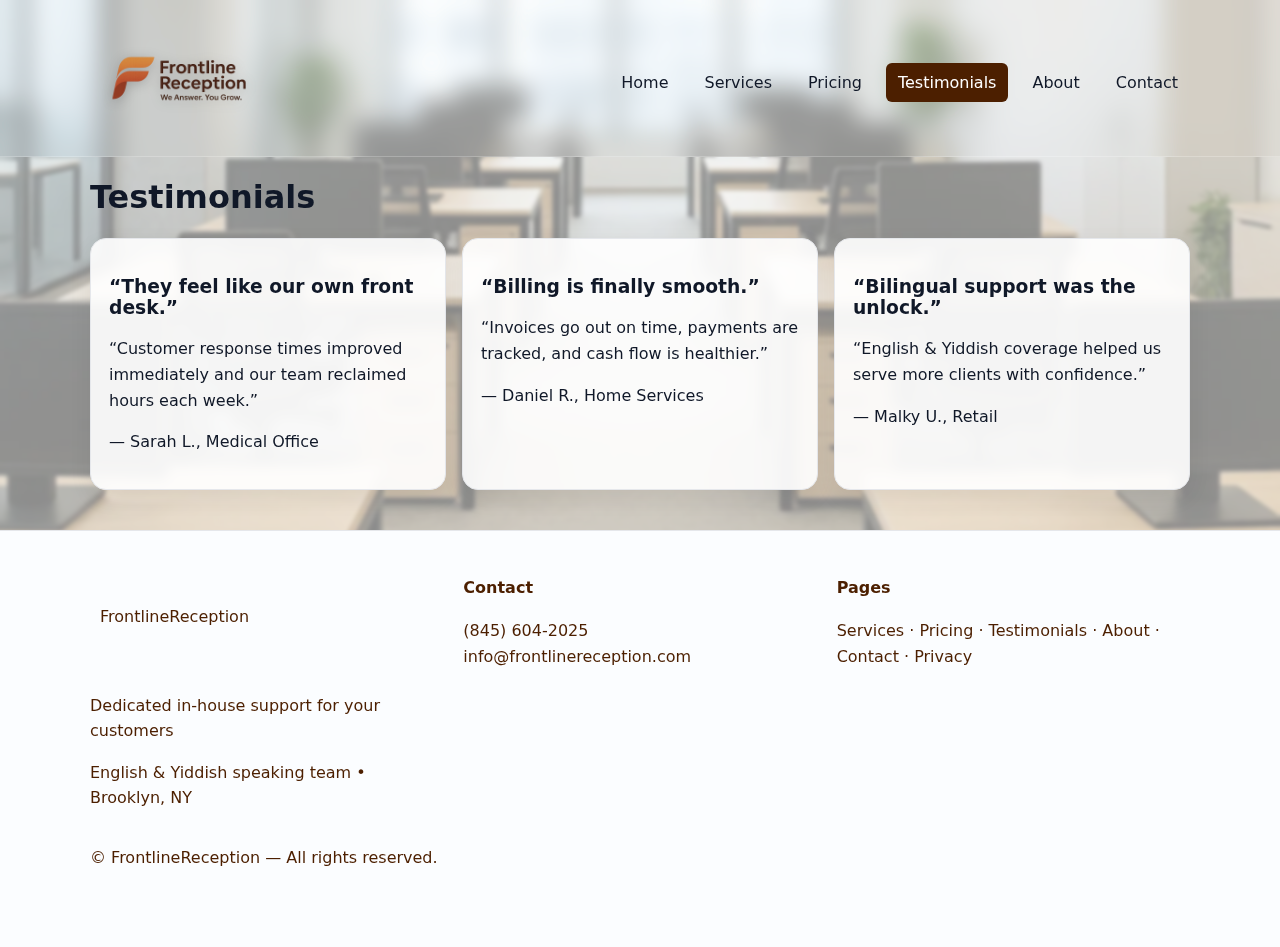
<file: testimonials.html>
<!doctype html>
<html lang="en">
<head>
<meta charset="utf-8">
<meta name="viewport" content="width=device-width, initial-scale=1">
<title>Testimonials · FrontlineReception</title>
<meta name="description" content="Real words from clients who scaled operations with us.">
<meta property="og:title" content="Testimonials · FrontlineReception">
<meta property="og:description" content="Real words from clients who scaled operations with us.">
<meta property="og:type" content="website">
<meta property="og:image" content="assets/img/og-placeholder.png">
<link rel="icon" href="assets/img/og-placeholder.png">
<link rel="stylesheet" href="assets/css/style.css">
<script defer src="assets/js/main.js"></script>
<script type="application/ld+json">
{"@context": "https://schema.org", "@type": "Organization", "name": "FrontlineReception", "url": "https://frontlinereception.com", "telephone": "(917) 753-9554", "email": "info@frontlinereception.com", "address": {"@type": "PostalAddress", "addressLocality": "Brooklyn, NY"}, "description": "Dedicated in\u2011house support for your customers"}
</script>
</head>
<body>
<header>
  <div class="container topbar">
    <div class="brand"><img src="assets/img/logo.png" alt="FrontlineReception Logo" class="brand-logo" /></div>
    <nav class="nav">
      <a href="index.html">Home</a>
      <a href="services.html">Services</a>
      <a href="pricing.html">Pricing</a>
      <a href="testimonials.html">Testimonials</a>
      <a href="about.html">About</a>
      <a href="contact.html">Contact</a>
    </nav>
    <button class="mobile-toggle" onclick="toggleNav()">Menu ▾</button>
  </div>
</header>
<main class="container">

<h1>Testimonials</h1>
<div class="grid cards">
  <div class="card">
    <h3>“They feel like our own front desk.”</h3>
    <p class="note">“Customer response times improved immediately and our team reclaimed hours each week.”</p>
    <p>— Sarah L., Medical Office</p>
  </div>
  <div class="card">
    <h3>“Billing is finally smooth.”</h3>
    <p class="note">“Invoices go out on time, payments are tracked, and cash flow is healthier.”</p>
    <p>— Daniel R., Home Services</p>
  </div>
  <div class="card">
    <h3>“Bilingual support was the unlock.”</h3>
    <p class="note">“English & Yiddish coverage helped us serve more clients with confidence.”</p>
    <p>— Malky U., Retail</p>
  </div>
</div>

</main>
<footer class="footer">
  <div class="container">
    <div class="cols">
      <div>
        <div class="brand hpair"><div class="brand-logo"></div><div>FrontlineReception</div></div>
        <p class="note">Dedicated in‑house support for your customers</p>
        <p class="note">English & Yiddish speaking team • Brooklyn, NY</p>
      </div>
      <div>
        <h4>Contact</h4>
        <p class="note"><a href="tel:+19177539554">(845) 604‑2025</a><br>
        <a href="mailto:info@frontlinereception.com">info@frontlinereception.com</a></p>
      </div>
      <div>
        <h4>Pages</h4>
        <p class="note"><a href="services.html">Services</a> · <a href="pricing.html">Pricing</a> · <a href="testimonials.html">Testimonials</a> · <a href="about.html">About</a> · <a href="contact.html">Contact</a> · <a href="privacy.html">Privacy</a></p>
      </div>
    </div>
    <p class="note" style="margin-top:18px;">© FrontlineReception — All rights reserved.</p>
  </div>
</footer>
</body>
</html>
</file>
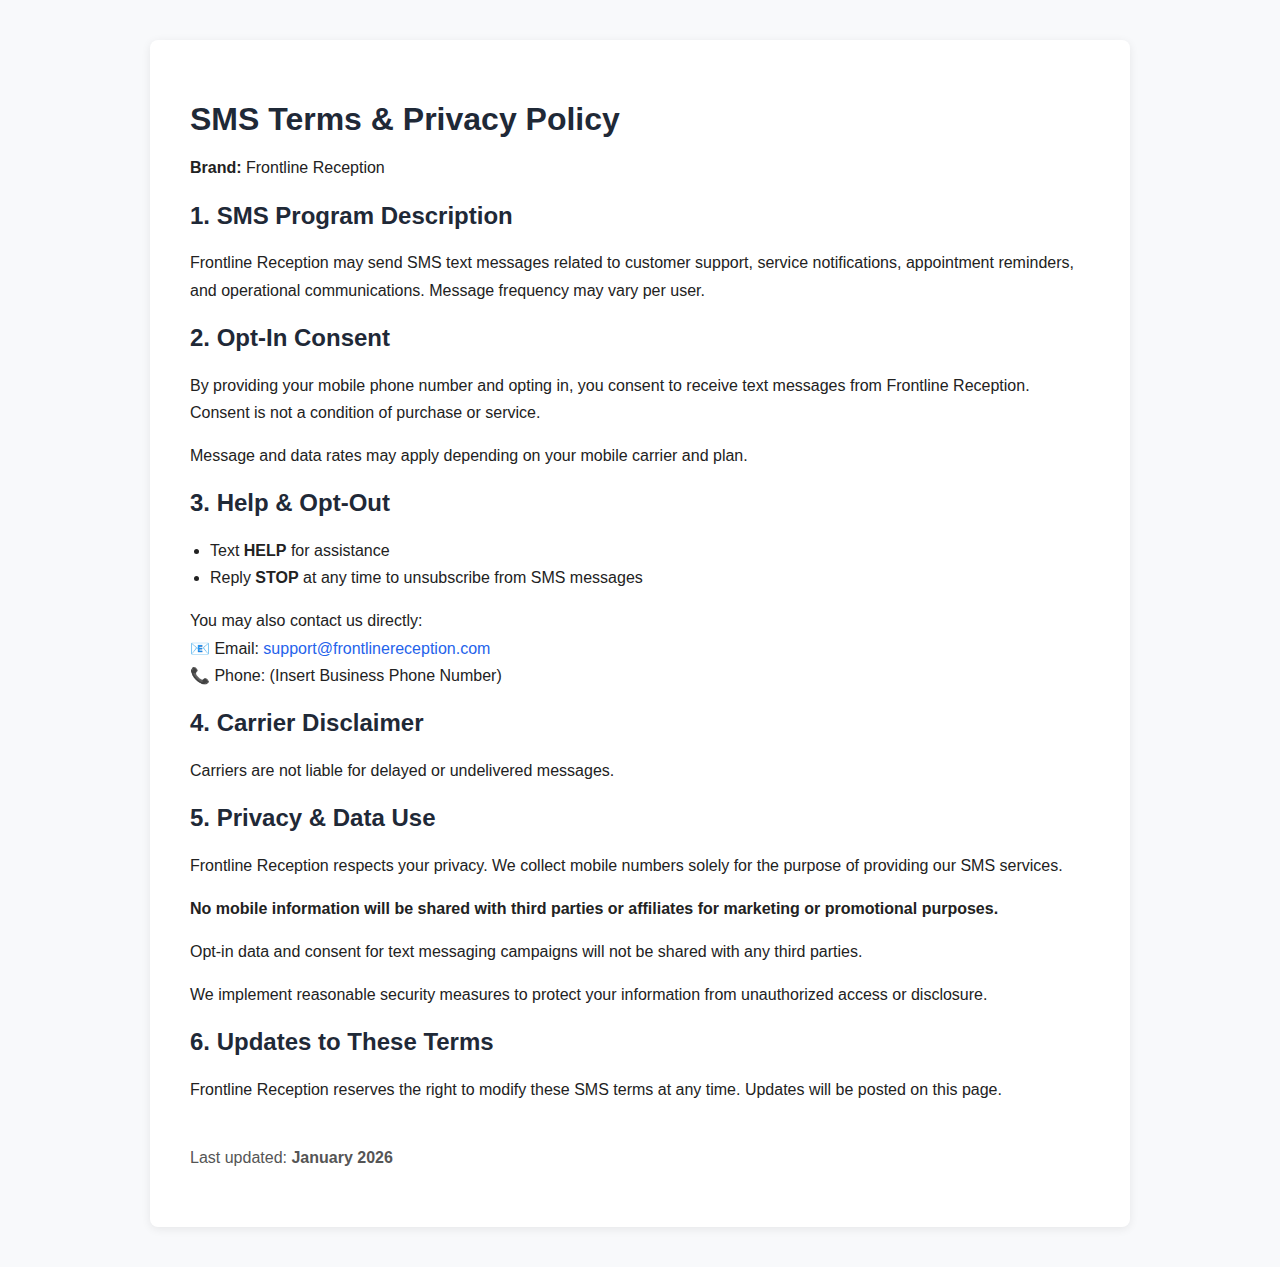
<file: txt.html>
<!DOCTYPE html>
<html lang="en">
<head>
  <meta charset="UTF-8" />
  <title>SMS Terms & Privacy | Frontline Reception</title>
  <meta name="viewport" content="width=device-width, initial-scale=1.0" />
  <meta name="robots" content="index, follow" />

  <style>
    body {
      font-family: Arial, Helvetica, sans-serif;
      background: #f8f9fb;
      color: #222;
      margin: 0;
      padding: 0;
    }
    .container {
      max-width: 900px;
      margin: 40px auto;
      background: #ffffff;
      padding: 40px;
      border-radius: 8px;
      box-shadow: 0 2px 10px rgba(0,0,0,0.08);
    }
    h1, h2 {
      color: #1f2937;
    }
    h1 {
      margin-bottom: 10px;
    }
    p, li {
      line-height: 1.7;
      font-size: 16px;
    }
    ul {
      padding-left: 20px;
    }
    a {
      color: #2563eb;
      text-decoration: none;
    }
    a:hover {
      text-decoration: underline;
    }
    .footer {
      margin-top: 40px;
      font-size: 14px;
      color: #555;
    }
  </style>
</head>

<body>
  <div class="container">
    <h1>SMS Terms & Privacy Policy</h1>
    <p><strong>Brand:</strong> Frontline Reception</p>

    <h2>1. SMS Program Description</h2>
    <p>
      Frontline Reception may send SMS text messages related to customer support,
      service notifications, appointment reminders, and operational communications.
      Message frequency may vary per user.
    </p>

    <h2>2. Opt-In Consent</h2>
    <p>
      By providing your mobile phone number and opting in, you consent to receive
      text messages from Frontline Reception. Consent is not a condition of purchase
      or service.
    </p>

    <p>
      Message and data rates may apply depending on your mobile carrier and plan.
    </p>

    <h2>3. Help & Opt-Out</h2>
    <ul>
      <li>Text <strong>HELP</strong> for assistance</li>
      <li>Reply <strong>STOP</strong> at any time to unsubscribe from SMS messages</li>
    </ul>

    <p>
      You may also contact us directly:
      <br />
      📧 Email: <a href="mailto:support@frontlinereception.com">support@frontlinereception.com</a>
      <br />
      📞 Phone: (Insert Business Phone Number)
    </p>

    <h2>4. Carrier Disclaimer</h2>
    <p>
      Carriers are not liable for delayed or undelivered messages.
    </p>

    <h2>5. Privacy & Data Use</h2>
    <p>
      Frontline Reception respects your privacy. We collect mobile numbers solely
      for the purpose of providing our SMS services.
    </p>

    <p>
      <strong>
        No mobile information will be shared with third parties or affiliates for
        marketing or promotional purposes.
      </strong>
    </p>

    <p>
      Opt-in data and consent for text messaging campaigns will not be shared with
      any third parties.
    </p>

    <p>
      We implement reasonable security measures to protect your information from
      unauthorized access or disclosure.
    </p>

    <h2>6. Updates to These Terms</h2>
    <p>
      Frontline Reception reserves the right to modify these SMS terms at any time.
      Updates will be posted on this page.
    </p>

    <div class="footer">
      <p>Last updated: <strong>January 2026</strong></p>
    </div>
  </div>
</body>
</html>
</file>
<file: assets/css/style.css>
/* ===== FrontlineReception — CLEAN BASE ===== */

/* THEME */
:root{
  --bg:#f4f6f8;
  --surface:#fff;
  --text:#101828;
  --muted:#475467;
  --border:#e5e7eb;
  --brand-brown:#4C1F00;
  --accent:var(--brand-brown);
  --accent-weak:#efe7e1;
  --shadow:0 8px 24px rgba(2,6,23,.06);

  /* header height used for anchor offset */
  --header-offset:130px;

  /* readability veil over photo */
  --page-overlay:rgba(255,255,255,.35);
}

/* BASE */
*{box-sizing:border-box}
html{font-size:16px;scroll-behavior:smooth}
body{
  margin:0;padding:0;
  font-family: Inter, system-ui, -apple-system, "Segoe UI", Roboto, Helvetica, Arial, sans-serif;
  color:var(--text);
  background:var(--bg) url('../img/background-office.png') no-repeat center top fixed;
  background-size:cover;
}
body::before{content:"";position:fixed;inset:0;background:var(--page-overlay);z-index:0;pointer-events:none}
body>*{position:relative;z-index:1}
a{color:var(--accent);text-decoration:none}
a:hover{text-decoration:underline}
.container{width:min(1100px,92%);margin:0 auto}
.section{padding:42px 0}
.grid{display:grid;gap:16px}
.grid.cards{grid-template-columns:repeat(auto-fit,minmax(260px,1fr))}
.card{background:rgba(255,255,255,.9);padding:18px;border-radius:16px;border:1px solid var(--border);box-shadow:var(--shadow);backdrop-filter:blur(6px)}
.kicker{font-size:12px;letter-spacing:.18em;color:#b45309;text-transform:uppercase}
p,li{font-size:1rem;line-height:1.6}

/* HEADER / NAV */
header{
  position:sticky;top:0;z-index:1000;width:100%;
  background:rgba(255,255,255,.02);
  -webkit-backdrop-filter:blur(12px) saturate(120%);
  backdrop-filter:blur(12px) saturate(120%);
  border-bottom:1px solid rgba(255,255,255,.22);
}
header .topbar{
  width:min(1100px,92%);margin:0 auto;
  display:flex;align-items:center;justify-content:space-between;gap:16px;
  padding:14px 0; /* room for logo (works with 96px) */
}
.brand{display:flex;align-items:center;gap:10px}
.brand-logo{height:112px;width:auto;object-fit:contain;display:block}

/* NAV */
.nav{display:flex;gap:12px;flex-wrap:wrap}
.nav a{padding:10px 12px;border-radius:10px;color:var(--text)}
.nav a.active,.nav a:hover{background:var(--brand-brown);color:#fff;border-radius:6px}

/* MOBILE NAV */
.mobile-toggle{display:none}
@media (max-width:800px){
  .nav{display:none}
  .mobile-toggle{display:inline-flex;gap:8px;align-items:center;border:1px solid var(--border);padding:8px 10px;border-radius:10px;background:var(--surface)}
  .nav.open{display:flex;flex-direction:column;width:100%;background:var(--surface);border:1px solid var(--border);border-radius:12px;padding:8px}
  header .topbar{padding:10px 0}
  .brand-logo{height:88px}
}

/* HERO */
.hero{padding:clamp(140px,24vh,220px) 0 64px}
.hero--on-photo .title,.hero--on-photo .subtitle{color:#fff;text-shadow:0 4px 18px rgba(0,0,0,.45)}
.hero .title{font-size:clamp(34px,6vw,64px);font-weight:800;line-height:1.15}
.hero .subtitle{font-size:clamp(18px,2.6vw,26px);font-weight:500;max-width:900px;margin-top:18px}

/* FORMS */
.form{display:grid;gap:14px;max-width:680px}
.form .row{display:grid;gap:12px;grid-template-columns:1fr 1fr}
input,textarea,select{width:100%;padding:12px 14px;border-radius:12px;border:1px solid var(--border);background:var(--surface);color:var(--text)}
label{font-weight:600;margin-bottom:6px;display:block}
.btn{display:inline-block;padding:12px 16px;border-radius:12px;background:var(--accent);color:#fff;font-weight:700;box-shadow:var(--shadow);border:1px solid var(--accent);transition:transform .15s ease}
.btn:hover{transform:translateY(-1px)}

/* FOOTER */
.footer{margin-top:40px;padding:26px 0 60px;color:var(--brand-brown);border-top:1px solid var(--border);background:#fbfdff}
.footer .cols{display:grid;grid-template-columns:repeat(auto-fit,minmax(220px,1fr));gap:20px}
footer .brand-logo{height:90px;width:auto;object-fit:contain}
.footer,.footer a,.footer a:visited{color:var(--brand-brown)!important}
.footer a:hover{text-decoration:underline;opacity:.9}

/* ABOUT — comfy reading */
.section--about{position:relative;padding:60px 0 40px}
.section--about::before{content:"";position:absolute;inset:0;background:rgba(255,255,255,.82);backdrop-filter:blur(4px);border-radius:20px;z-index:0}
.section--about>*{position:relative;z-index:1}
.section--about .prose{max-width:80ch;font-size:1.15rem;line-height:1.9;color:#141414;margin:10px auto 28px}
.section--about .prose p{margin:0 0 1.2em}

/* UTIL */
.brand-brown{color:var(--brand-brown)!important}

/* SCROLL OFFSET FOR ANCHORS */
section[id]{scroll-margin-top:var(--header-offset)}

/* === FRONTLINE POLISH FIXES (readability + spacing) === */

/* Softer global overlay to restore page readability */
body::before {
  background: rgba(255,255,255,0.55) !important; /* slightly stronger than 0.35 */
  backdrop-filter: blur(2px);
}

/* ABOUT section background — airy white panel */
.section--about::before {
  background: rgba(255,255,255,0.80) !important; /* was 0.82 solid white */
  backdrop-filter: blur(4px);
  border-radius: 18px;
}

/* Move the "About" title slightly right */
.section--about h2 {
  margin-left: 16px;
  font-weight: 700;
  color: #0f172a;
}

/* Make the About text even more comfortable */
.section--about .prose {
  font-size: 1.18rem;
  line-height: 1.9;
  color: #141414;
  max-width: 82ch;
}
/* === Logo Polish — Sleek & Modern === */

/* Header layout balance */
header .topbar {
  padding: 18px 0 !important;
  align-items: center;
}

/* Logo: slightly larger, crisp, floating effect */
header .brand-logo {
  height: 112px !important;
  width: auto !important;
  object-fit: contain;
  display: block;
  filter: drop-shadow(0 2px 6px rgba(0,0,0,0.2));
  transition: transform 0.25s ease, filter 0.25s ease;
}

/* Hover effect (optional, subtle zoom) */
header .brand-logo:hover {
  transform: scale(1.03);
  filter: drop-shadow(0 4px 10px rgba(0,0,0,0.25));
}

/* Keep nav nicely aligned next to taller logo */
.nav {
  margin-top: 8px;
}

/* Slightly shrink on mobile for fit */
@media (max-width: 700px) {
  header .brand-logo {
    height: 72px !important;
  }
}
#pricing {
  margin-top: 120px; /* increase spacing before pricing */
}
#about {
  margin-top: 120px; /* increase spacing before about */
}
.phone{
  margin-left:12px;
  font-weight:700;
  color:var(--brand-brown);
  white-space:nowrap;
}
.phone:hover{text-decoration:underline}
/* --- Logo size override --- */
header .brand-logo,
.brand-logo {
  height: 120px !important;
  width: auto !important;
}
</file>
<file: assets/css/style-waves-base.css>
:root {
  --bg: #f4f6f8;         /* gentle gray, easy on eyes */
  --surface: #ffffff;     /* cards and sections */
  --text: #101828;        /* calm near-black */
  --muted: #475467;       /* muted body copy */
  --border: #e5e7eb;      /* subtle borders */
  --accent: #1f6feb;      /* calm blue (GitHub-ish) */
  --accent-weak: #eaf2ff; /* soft blue background */
  --ok: #16a34a;
  --warn: #b45309;
  --shadow: 0 8px 24px rgba(2,6,23,.06);
}

* { box-sizing: border-box; }
html { font-size: 16px; }
html, body { margin:0; padding:0; font-family: ui-sans-serif, system-ui, -apple-system, Segoe UI, Roboto, Helvetica, Arial, sans-serif; color: var(--text); background: var(--bg); background-size: cover; background-size: cover; }
a { color: var(--accent); text-decoration: none; }
a:hover { text-decoration: underline; }
.container { width: min(1100px, 92%); margin: 0 auto; }
.topbar { position: sticky; top:0; z-index: 40; background: rgba(255,255,255,.85); backdrop-filter: blur(8px); border-bottom:1px solid var(--border); display:flex; align-items:center; justify-content:space-between; gap:16px; padding:14px 0; }
.brand { display:flex; align-items:center; gap:10px; font-weight:800; letter-spacing:.2px; color: var(--text); }
.brand-logo { width:34px; height:34px; border-radius:8px; background: linear-gradient(135deg, #60a5fa, #a7f3d0); box-shadow: var(--shadow); border:1px solid #bfdbfe; }
.nav { display:flex; gap:12px; flex-wrap:wrap; }
.nav a { padding:10px 12px; border-radius:10px; color: var(--text); }
.nav a.active, .nav a:hover { background: var(--accent-weak); text-decoration: none; }
.btn { display:inline-block; padding:12px 16px; border-radius:12px; background: var(--accent); color:#ffffff; font-weight:700; box-shadow: var(--shadow); border:1px solid #1e40af; }
.btn:hover { transform: translateY(-1px); }
.hero { padding: 42px 0 10px; }
.hero .title { font-size: clamp(28px, 6vw, 44px); line-height:1.1; margin:0 0 14px; color: var(--text); }
.hero .subtitle { color: var(--muted); font-size: clamp(16px, 3vw, 20px); }
.grid { display:grid; gap:16px; }
.grid.cards { grid-template-columns: repeat(auto-fit, minmax(260px, 1fr)); }
.card { background: var(--surface); padding:18px; border-radius:16px; border: 1px solid var(--border); box-shadow: var(--shadow); }
.card h3 { margin-top:0; }
.kicker { font-size:12px; letter-spacing: .18em; color: var(--warn); text-transform: uppercase; }
.badge { display:inline-flex; gap:8px; align-items:center; padding:6px 10px; border-radius:999px; background: var(--accent-weak); color: #1e3a8a; border:1px solid #bfdbfe; font-size: 12px; }
.section { padding: 28px 0; }
.footer { margin-top:40px; padding: 26px 0 60px; color: var(--muted); border-top:1px solid var(--border); background: #fbfdff; }
.footer .cols { display:grid; grid-template-columns: repeat(auto-fit, minmax(220px, 1fr)); gap:20px; }
.hpair { display:flex; gap:12px; align-items:flex-start; }
ul.check { padding-left: 20px; }
ul.check li { margin: 8px 0; }
.form { display:grid; gap:14px; max-width: 680px; }
input, textarea, select { width:100%; padding:12px 14px; border-radius:12px; border:1px solid var(--border); background: var(--surface); color: var(--text); }
input::placeholder, textarea::placeholder { color: #94a3b8; }
label { font-weight:600; margin-bottom:6px; display:block; color: var(--text); }
.form .row { display:grid; gap:12px; grid-template-columns:1fr 1fr; }
.note { color: var(--muted); font-size: 14px; }
.table { width: 100%; border-collapse: collapse; }
.table th, .table td { border-bottom: 1px solid var(--border); padding: 12px 8px; text-align:left; }
.pricing { display:grid; grid-template-columns: repeat(auto-fit, minmax(240px,1fr)); gap:16px; }
.price { font-size: 34px; font-weight: 800; }
.mobile-toggle { display:none; }
@media (prefers-reduced-motion: no-preference) {
  .btn, .card, .brand-logo { transition: transform .15s ease, box-shadow .15s ease, background-color .2s ease; }
}
@media (max-width: 800px) {
  .form .row { grid-template-columns:1fr; }
  .nav { display:none; }
  .mobile-toggle { display:inline-flex; gap:8px; align-items:center; border:1px solid var(--border); padding:8px 10px; border-radius:10px; background: var(--surface); }
  .nav.open { display:flex; flex-direction:column; width:100%; background: var(--surface); border:1px solid var(--border); border-radius:12px; padding:8px; }
}


.hero { padding: 54px 0 16px; }
.card { line-height: 1.6; }
p, li { font-size: 1rem; }
.note { font-size: .95rem; }


/* === Global Background Image & Readability Overlay (enforced) === */
:root { --page-overlay: rgba(255,255,255,0.62); } /* tweak 0.55–0.75 */

html, body {
  background-color: var(--bg, #f4f6f8) !important;
  background-image: url('../img/background-office.png') !important;
  background-repeat: no-repeat !important;
  background-position: center center !important;
  background-size: cover !important;
  background-attachment: fixed;
  min-height: 100%;
}

/* page-wide overlay: sits above image, below all content */
body::before {
  content: "";
  position: fixed;
  inset: 0;
  background: var(--page-overlay);
  pointer-events: none;
  z-index: 0;
}

/* ensure content renders above overlay */
body > * { position: relative; z-index: 1; }

/* extra clarity for hero text on photography */
.hero .title, .hero .subtitle { text-shadow: 0 2px 4px rgba(0,0,0,0.22); }


/* === Full-width sticky header (banner) === */
header {
  position: sticky;
  top: 0;
  z-index: 1000;
  width: 100%;
  background: rgba(255,255,255,0.92);
  -webkit-backdrop-filter: blur(10px);
  backdrop-filter: blur(10px);
  border-bottom: 1px solid var(--border, #e5e7eb);
}
/* Keep inner bar centered and constrained */
header .topbar {
  width: min(1100px, 92%);
  margin: 0 auto;
}

/* FINAL override: make logo bigger & remove square box */
header .brand-logo,
footer .brand-logo,
.brand .brand-logo,
img.brand-logo {
  height: 80px !important;   /* pick your size */
  width: auto !important;
  background: none !important;
  box-shadow: none !important;
  border: 0 !important;
  border-radius: 0 !important;
  object-fit: contain !important;
  display: block !important;
}

/* Give the header room for the taller logo */
header .topbar { padding: 22px 0 !important; }

/* Optional: smaller on phones */
@media (max-width: 600px) {
  header .brand-logo { height: 56px !important; }
  header .topbar { padding: 16px 0 !important; }
}
</file>
<file: assets/css/option-gradient.css>
/* === Option A: Animated Gradient Background (global) === */
body.gradient-bg {
  background: linear-gradient(120deg, #eef2f7, #f7fbff, #ecf3ff, #eef5ff);
  background-size: 400% 400%;
  animation: flowGradient 22s ease infinite;
}
@keyframes flowGradient {
  0% { background-position: 0% 50%; }
  50% { background-position: 100% 50%; }
  100% { background-position: 0% 50%; }
}
/* Optional: subtle overlay for readability */
.gradient-overlay .card, .gradient-overlay .hero, .gradient-overlay .section {
  background: transparent;
}
.gradient-overlay .card {
  background: rgba(255,255,255,0.82);
  backdrop-filter: blur(6px);
}


/* === Global Background Image & Readability Overlay (enforced) === */
:root { --page-overlay: rgba(255,255,255,0.62); } /* tweak 0.55–0.75 */

html, body {
  background-color: var(--bg, #f4f6f8) !important;
  background-image: url('../img/background-office.png') !important;
  background-repeat: no-repeat !important;
  background-position: center center !important;
  background-size: cover !important;
  background-attachment: fixed;
  min-height: 100%;
}

/* page-wide overlay: sits above image, below all content */
body::before {
  content: "";
  position: fixed;
  inset: 0;
  background: var(--page-overlay);
  pointer-events: none;
  z-index: 0;
}

/* ensure content renders above overlay */
body > * { position: relative; z-index: 1; }

/* extra clarity for hero text on photography */
.hero .title, .hero .subtitle { text-shadow: 0 2px 4px rgba(0,0,0,0.22); }


/* === Full-width sticky header (banner) === */
header {
  position: sticky;
  top: 0;
  z-index: 1000;
  width: 100%;
  background: rgba(255,255,255,0.92);
  -webkit-backdrop-filter: blur(10px);
  backdrop-filter: blur(10px);
  border-bottom: 1px solid var(--border, #e5e7eb);
}
/* Keep inner bar centered and constrained */
header .topbar {
  width: min(1100px, 92%);
  margin: 0 auto;
}

/* FINAL override: make logo bigger & remove square box */
header .brand-logo,
footer .brand-logo,
.brand .brand-logo,
img.brand-logo {
  height: 80px !important;   /* pick your size */
  width: auto !important;
  background: none !important;
  box-shadow: none !important;
  border: 0 !important;
  border-radius: 0 !important;
  object-fit: contain !important;
  display: block !important;
}

/* Give the header room for the taller logo */
header .topbar { padding: 22px 0 !important; }

/* Optional: smaller on phones */
@media (max-width: 600px) {
  header .brand-logo { height: 56px !important; }
  header .topbar { padding: 16px 0 !important; }
}

/* Change nav hover + active highlight to brown */
.nav a.active,
.nav a:hover {
  background: #4C1F00 !important;
  color: #ffffff !important;       /* make text white for contrast */
  border-radius: 6px;
}
</file>
<file: assets/css/option-waves.css>
/* === Option B: Animated SVG Waves (hero only) === */
.hero {
  position: relative;
  overflow: hidden;
  border-radius: 16px;
  background: #f7fbff;
}
.hero::before {
  content: "";
  position: absolute;
  inset: 0;
  background: url('../svg/waves.svg') no-repeat center bottom;
  background-size: cover;
  opacity: 1;
  z-index: -1;
}


/* === Global Background Image & Readability Overlay (enforced) === */
:root { --page-overlay: rgba(255,255,255,0.62); } /* tweak 0.55–0.75 */

html, body {
  background-color: var(--bg, #f4f6f8) !important;
  background-image: url('../img/background-office.png') !important;
  background-repeat: no-repeat !important;
  background-position: center center !important;
  background-size: cover !important;
  background-attachment: fixed;
  min-height: 100%;
}

/* page-wide overlay: sits above image, below all content */
body::before {
  content: "";
  position: fixed;
  inset: 0;
  background: var(--page-overlay);
  pointer-events: none;
  z-index: 0;
}

/* ensure content renders above overlay */
body > * { position: relative; z-index: 1; }

/* extra clarity for hero text on photography */
.hero .title, .hero .subtitle { text-shadow: 0 2px 4px rgba(0,0,0,0.22); }


/* === Full-width sticky header (banner) === */
header {
  position: sticky;
  top: 0;
  z-index: 1000;
  width: 100%;
  background: rgba(255,255,255,0.92);
  -webkit-backdrop-filter: blur(10px);
  backdrop-filter: blur(10px);
  border-bottom: 1px solid var(--border, #e5e7eb);
}
/* Keep inner bar centered and constrained */
header .topbar {
  width: min(1100px, 92%);
  margin: 0 auto;
}

/* FINAL override: make logo bigger & remove square box */
header .brand-logo,
footer .brand-logo,
.brand .brand-logo,
img.brand-logo {
  height: 80px !important;   /* pick your size */
  width: auto !important;
  background: none !important;
  box-shadow: none !important;
  border: 0 !important;
  border-radius: 0 !important;
  object-fit: contain !important;
  display: block !important;
}

/* Give the header room for the taller logo */
header .topbar { padding: 22px 0 !important; }

/* Optional: smaller on phones */
@media (max-width: 600px) {
  header .brand-logo { height: 56px !important; }
  header .topbar { padding: 16px 0 !important; }
}
</file>
